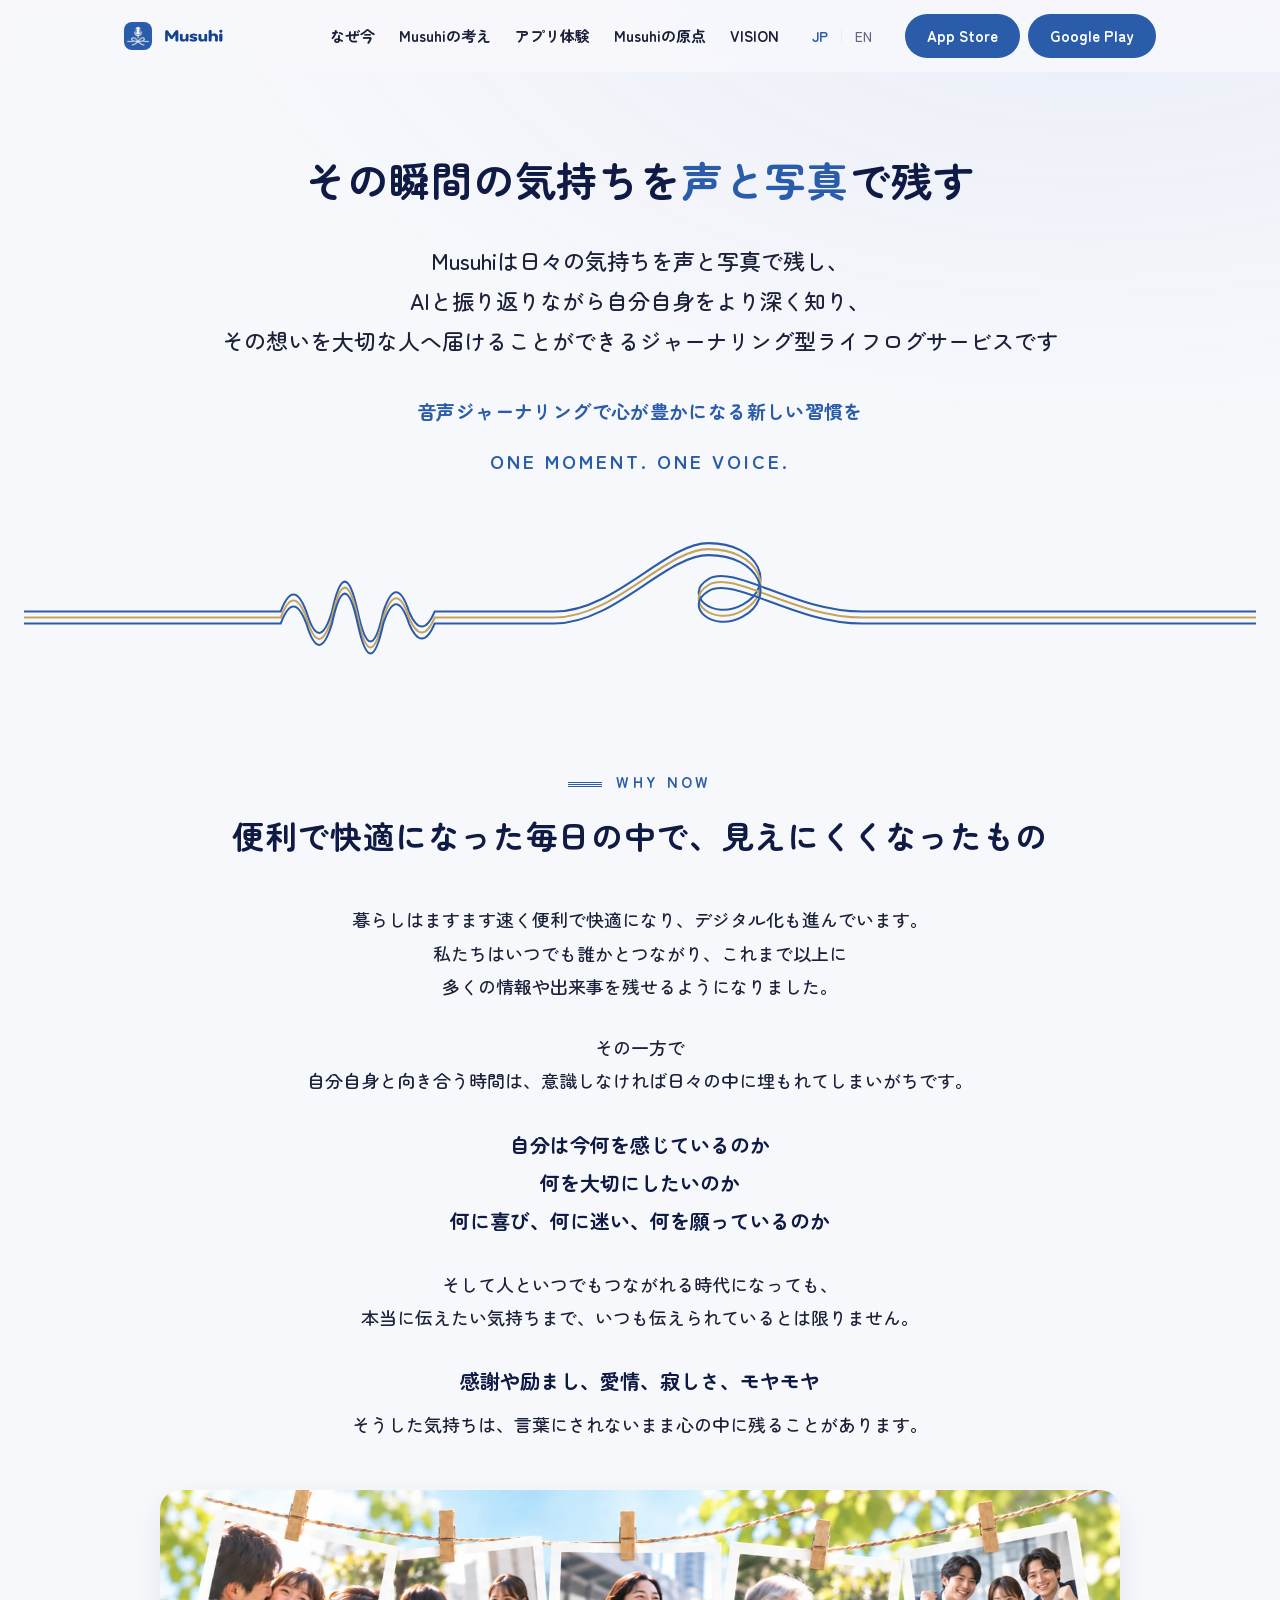
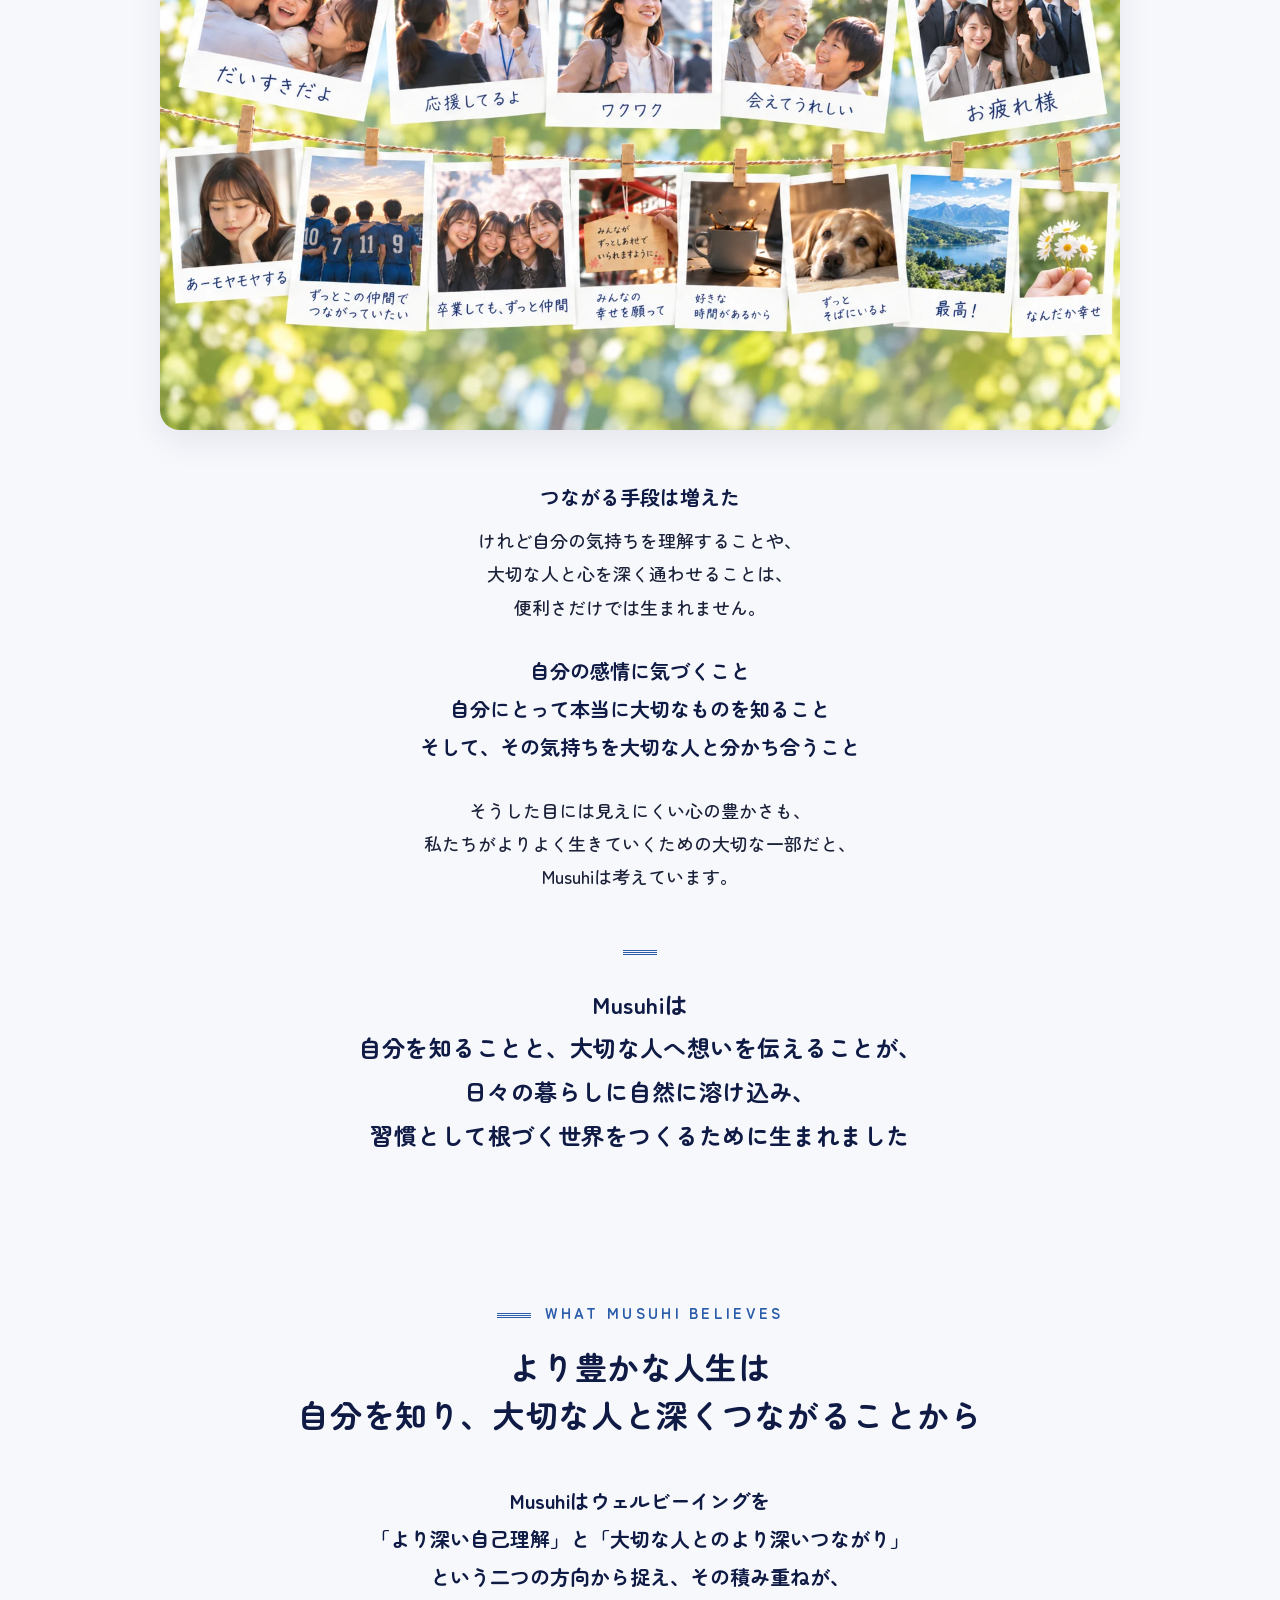
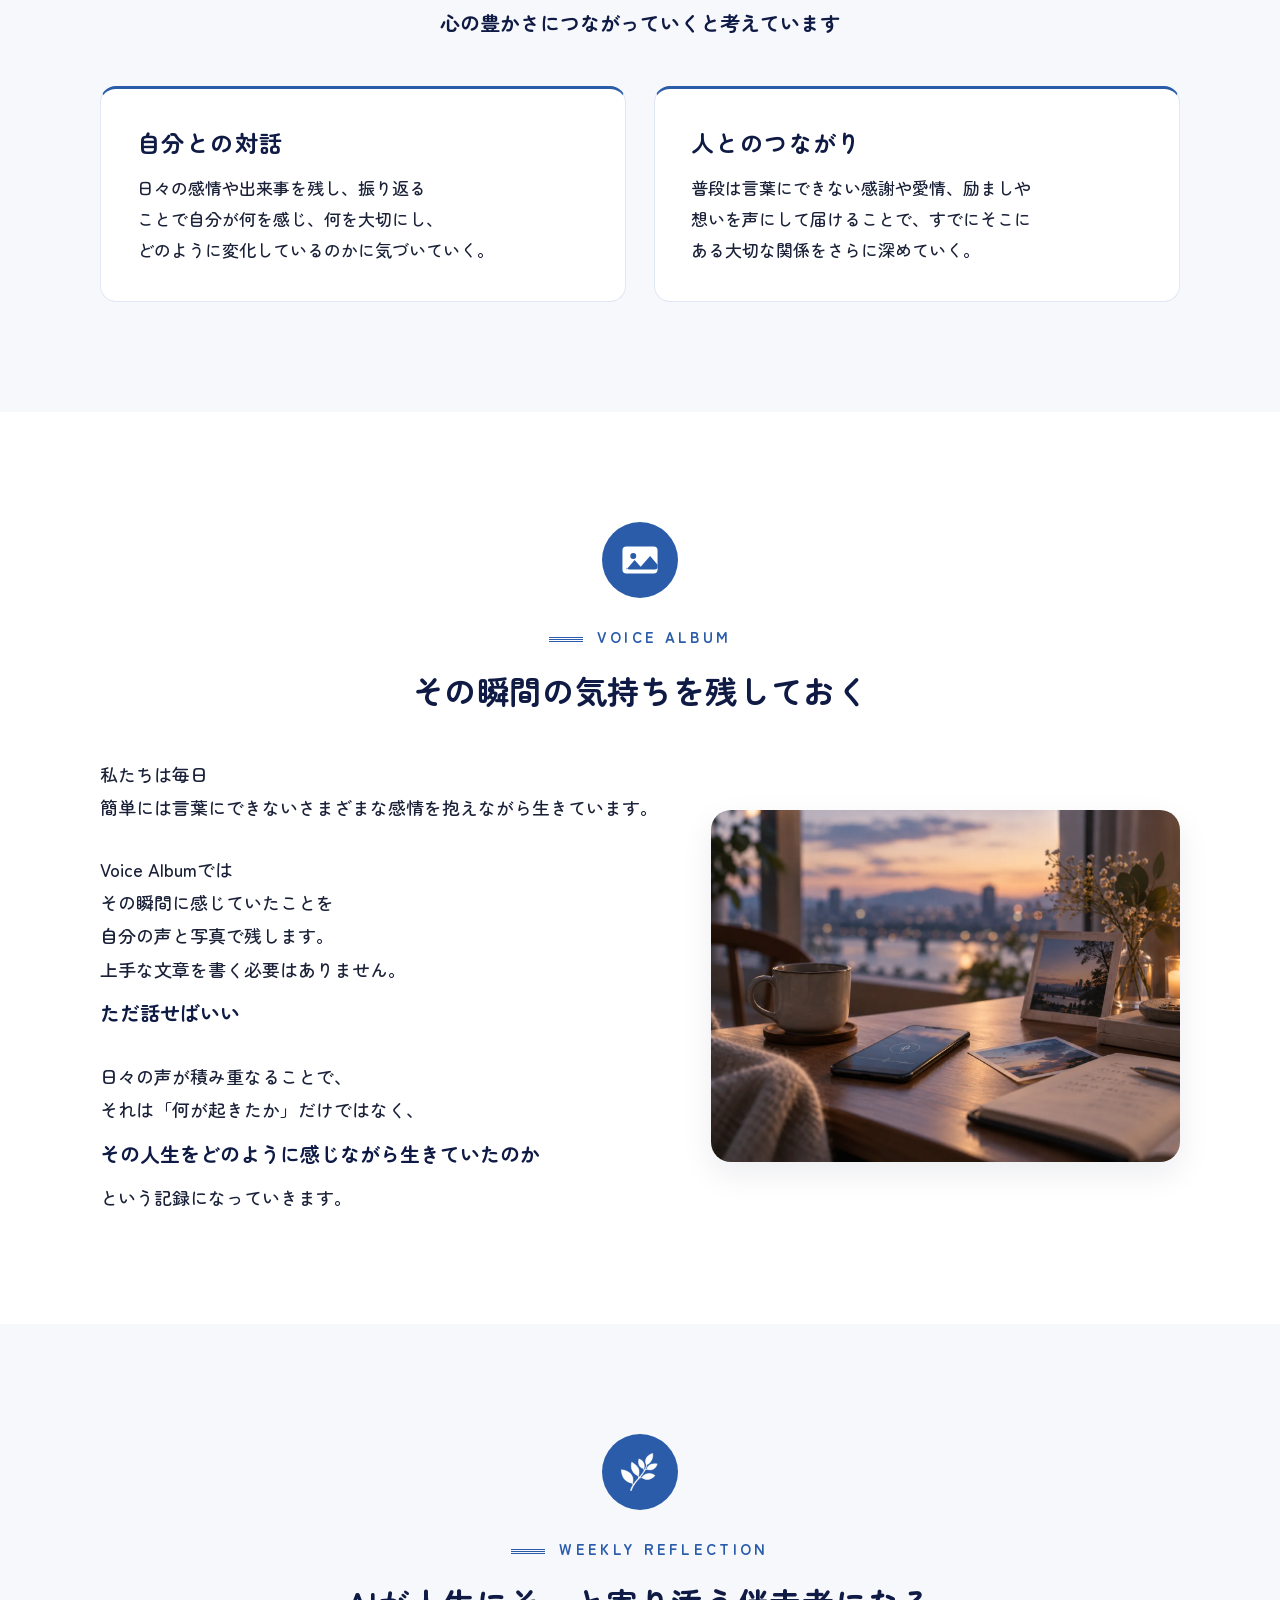
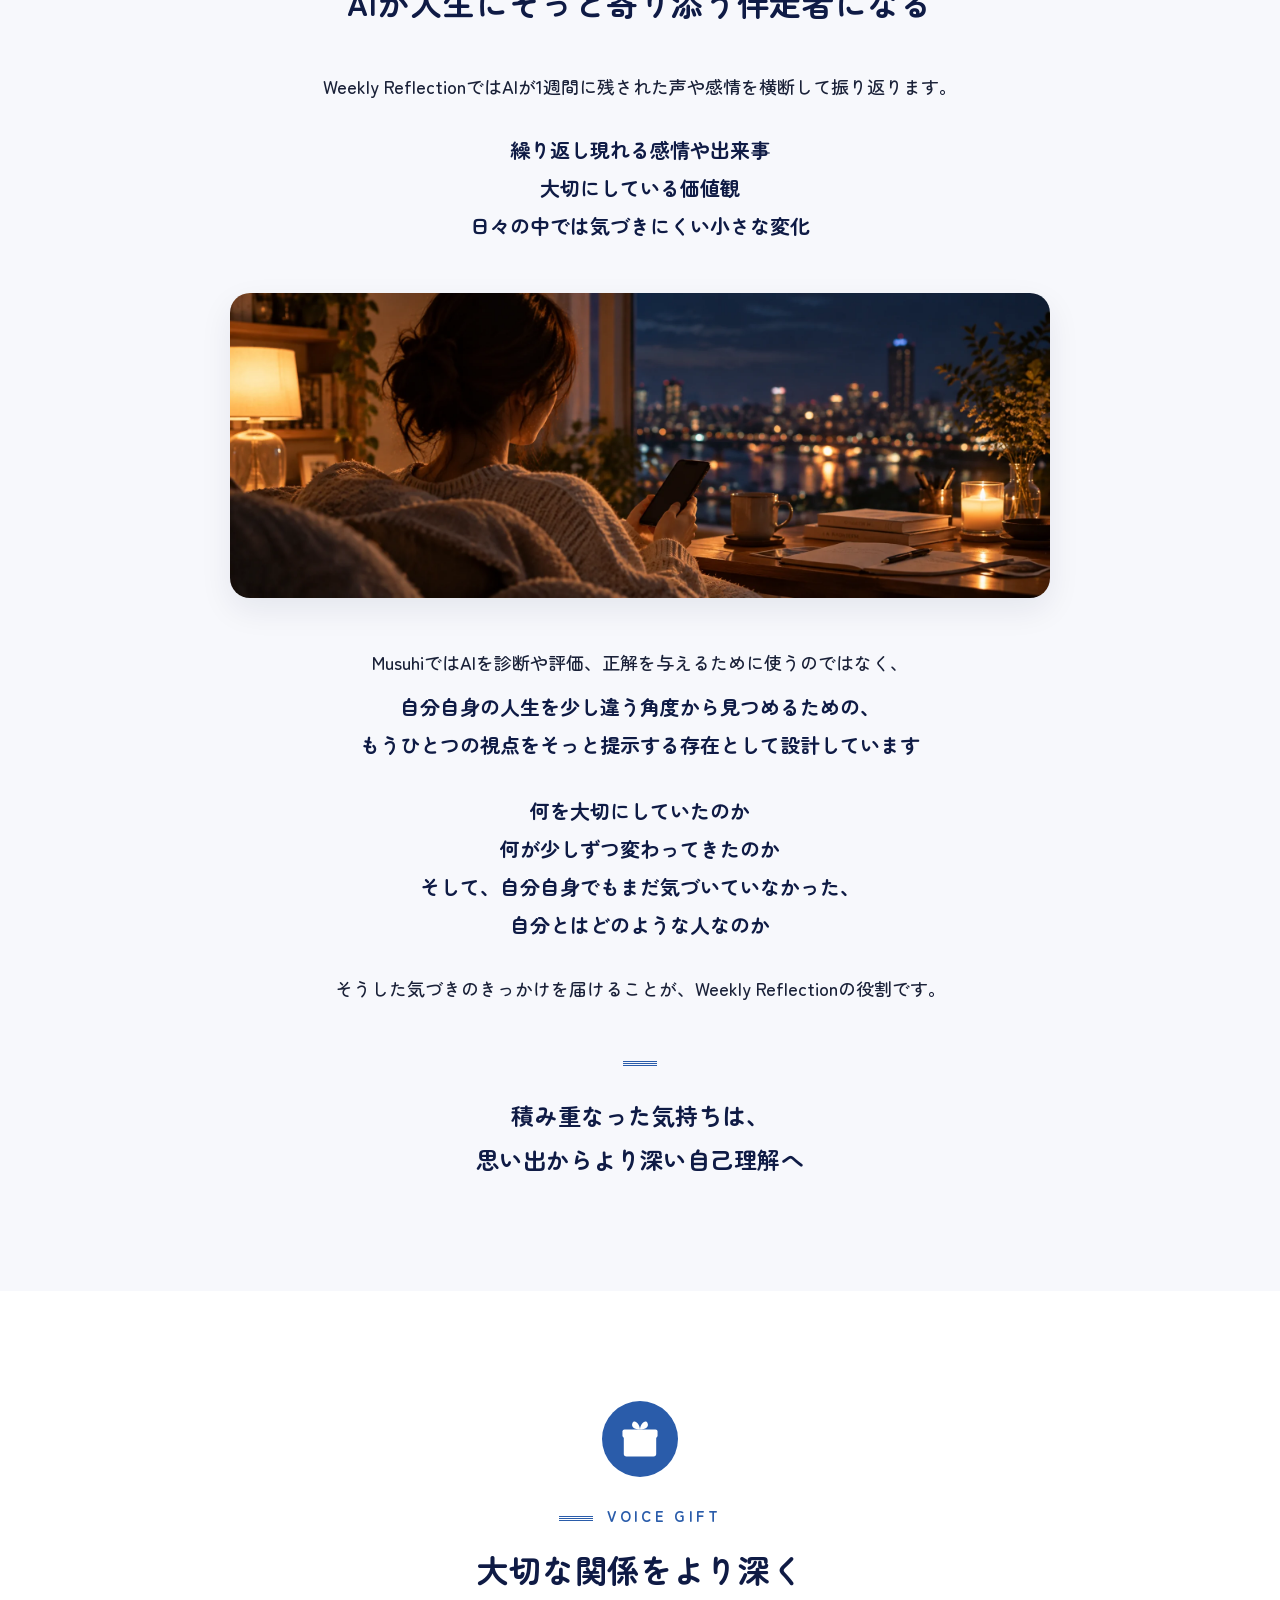
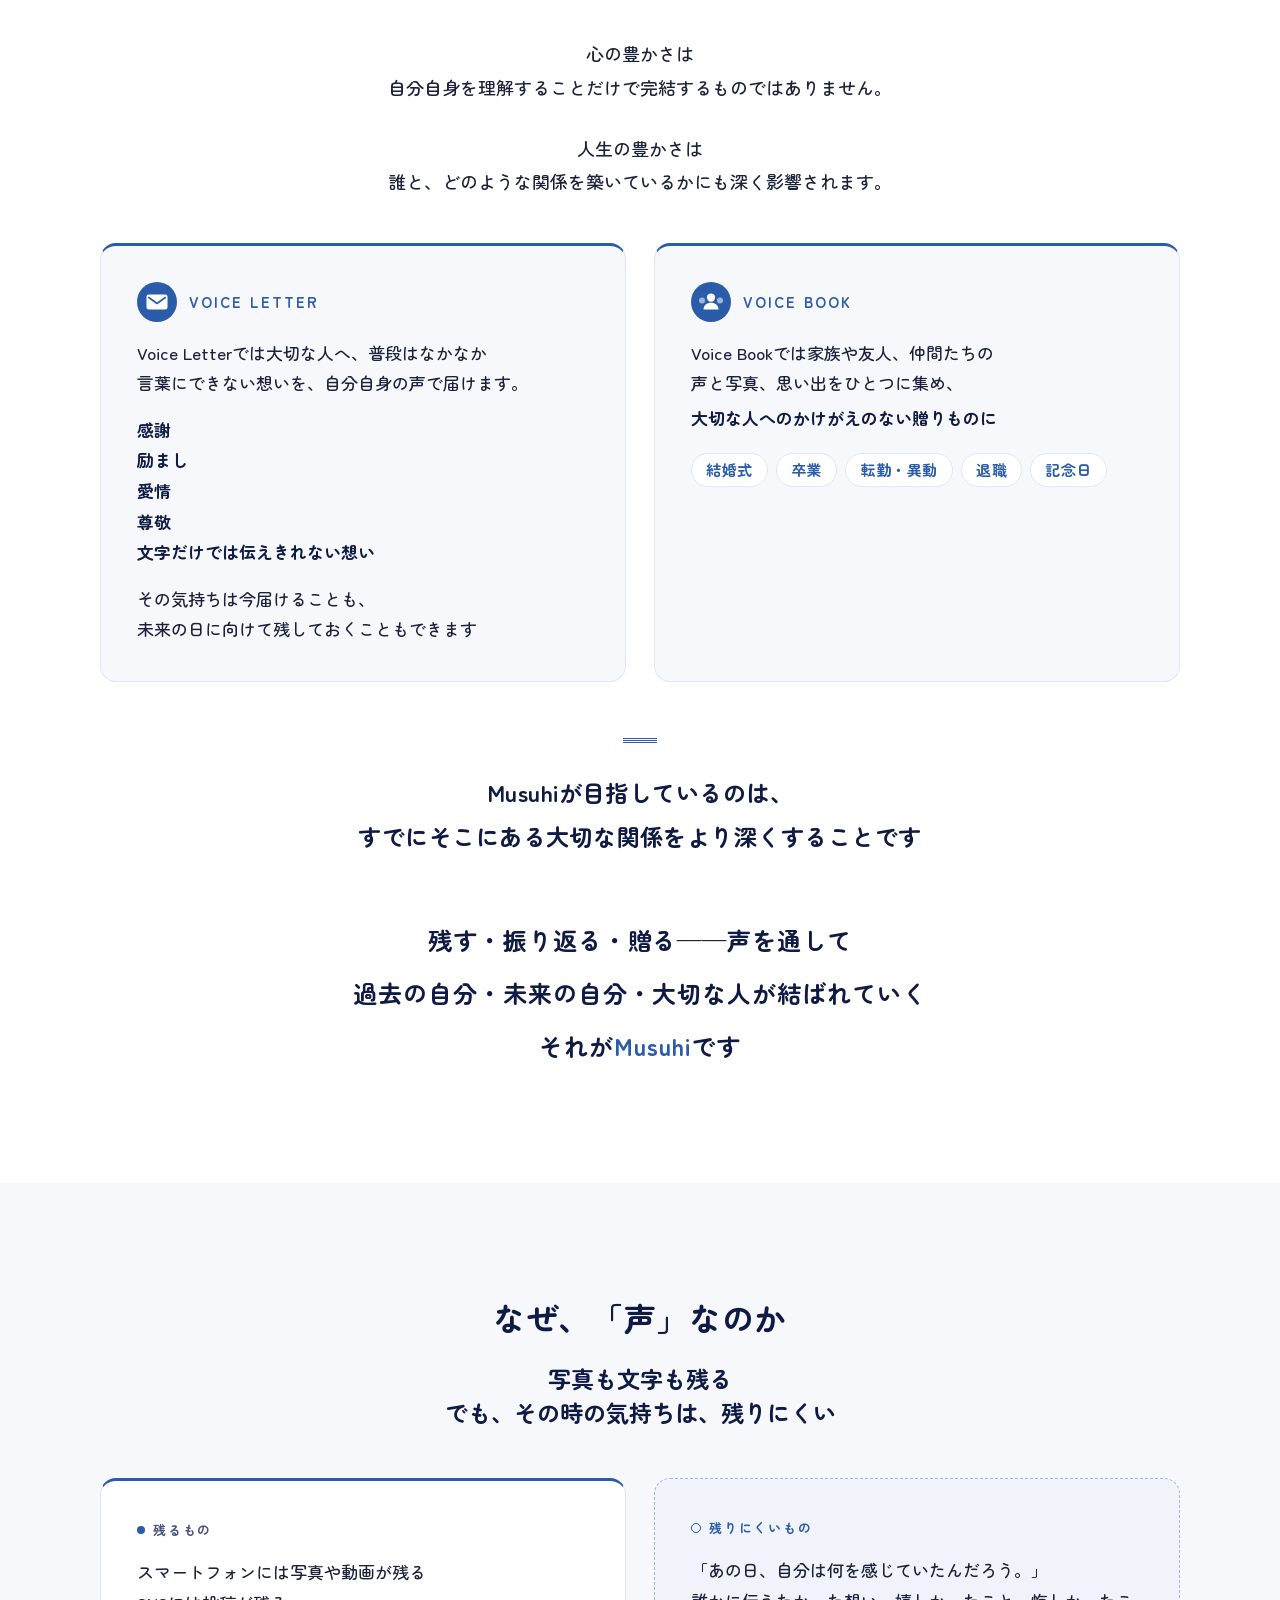
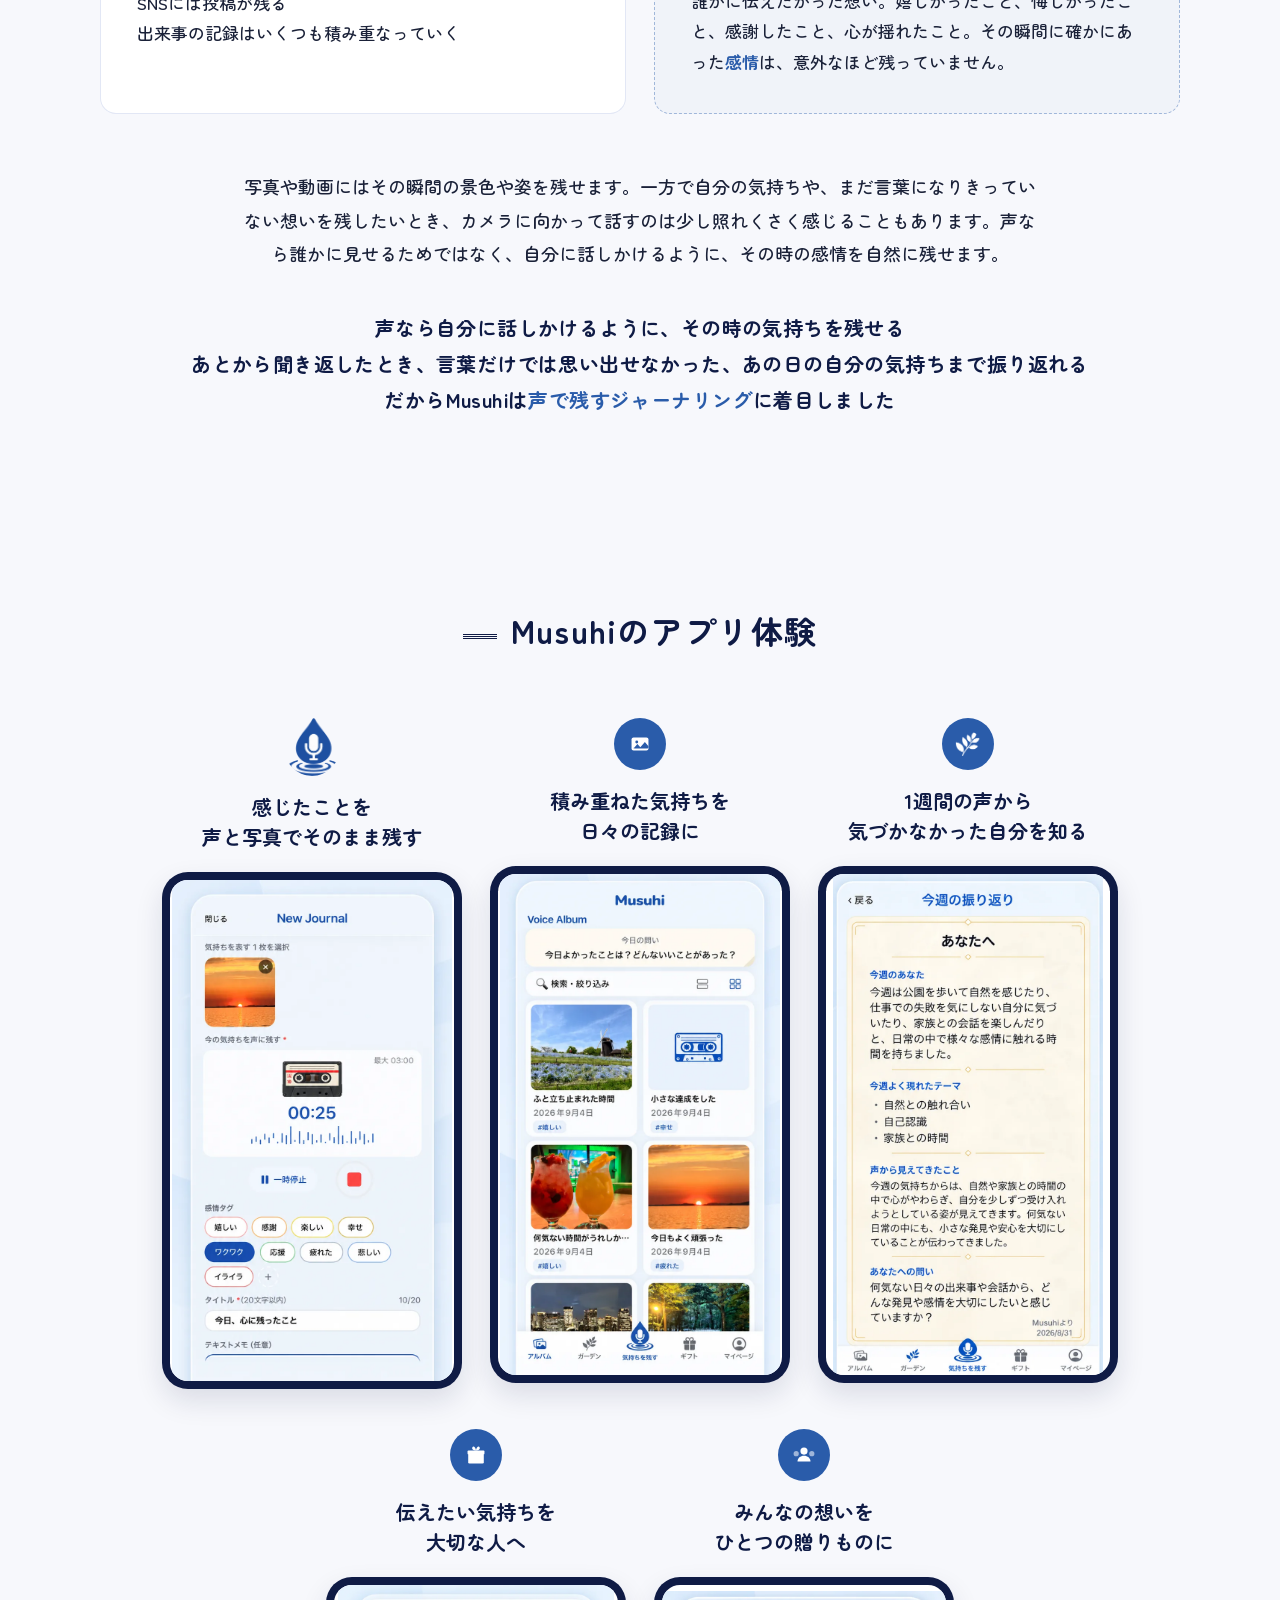
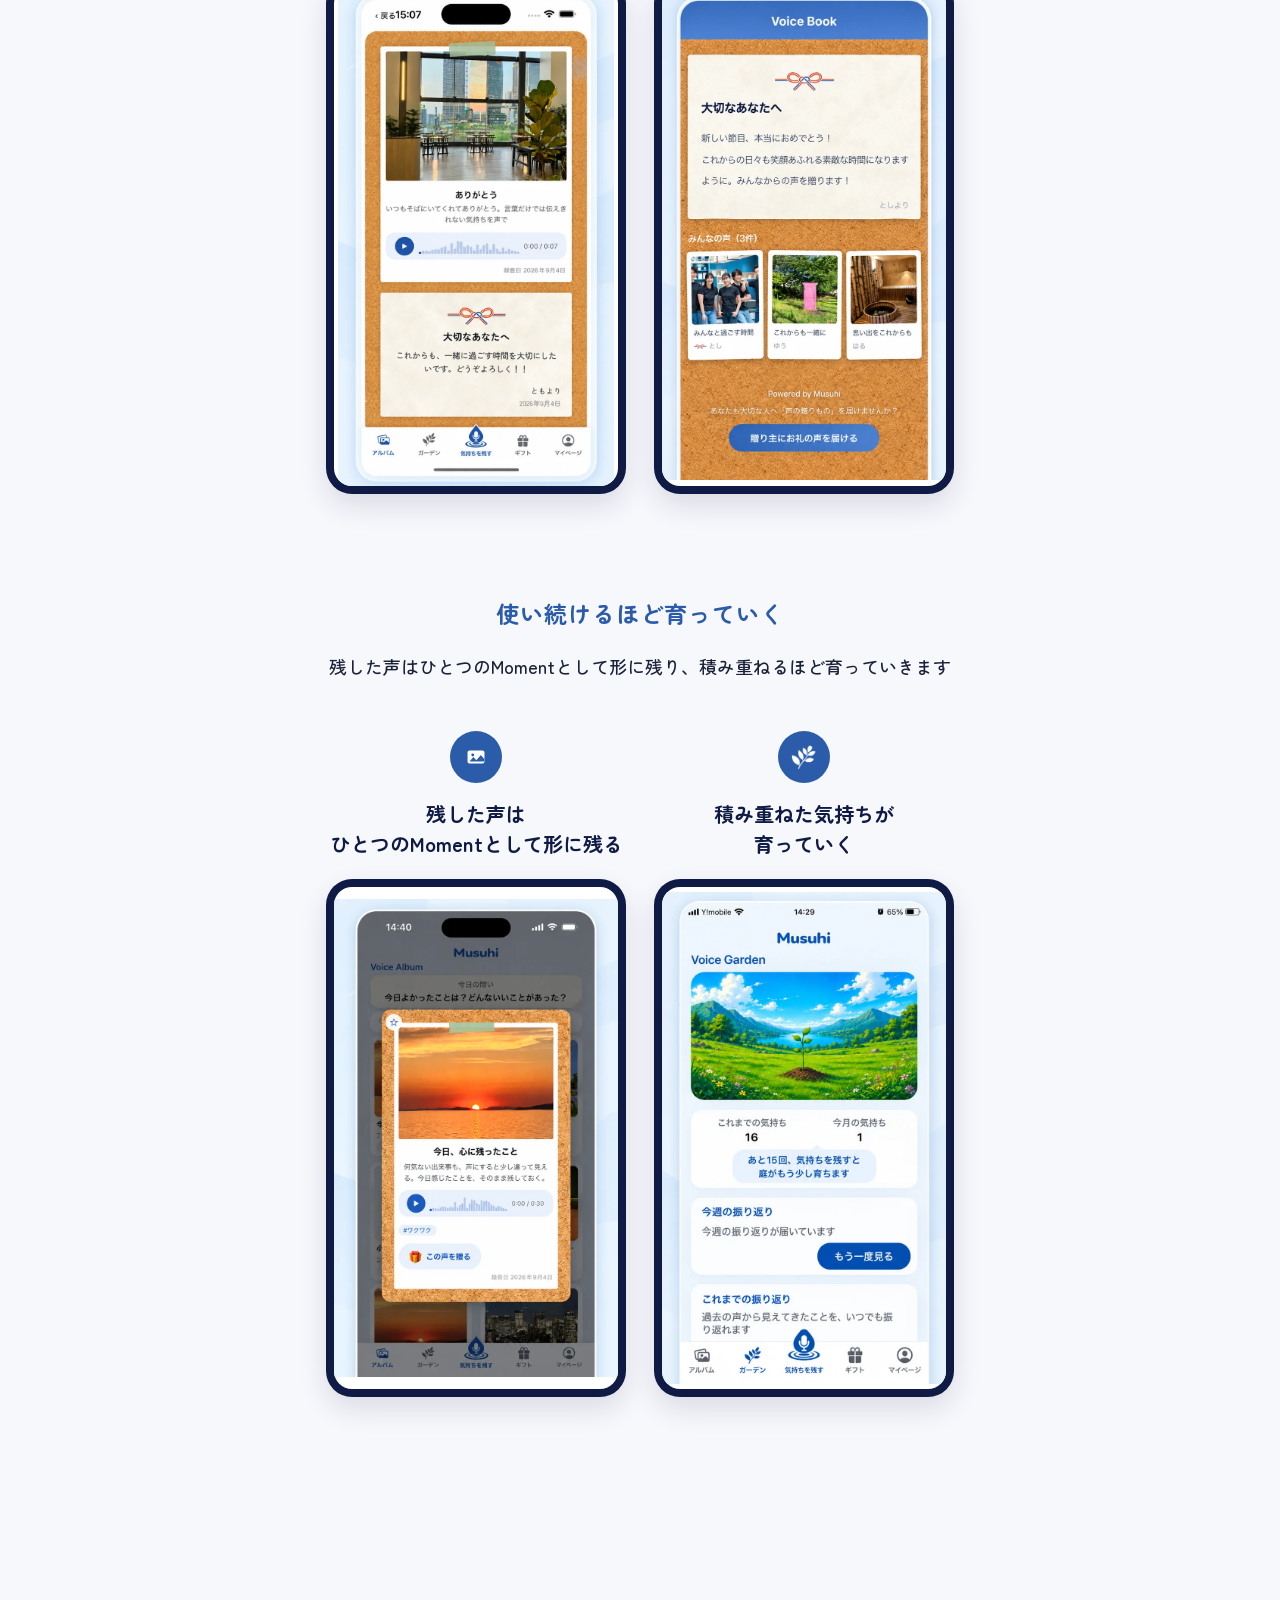
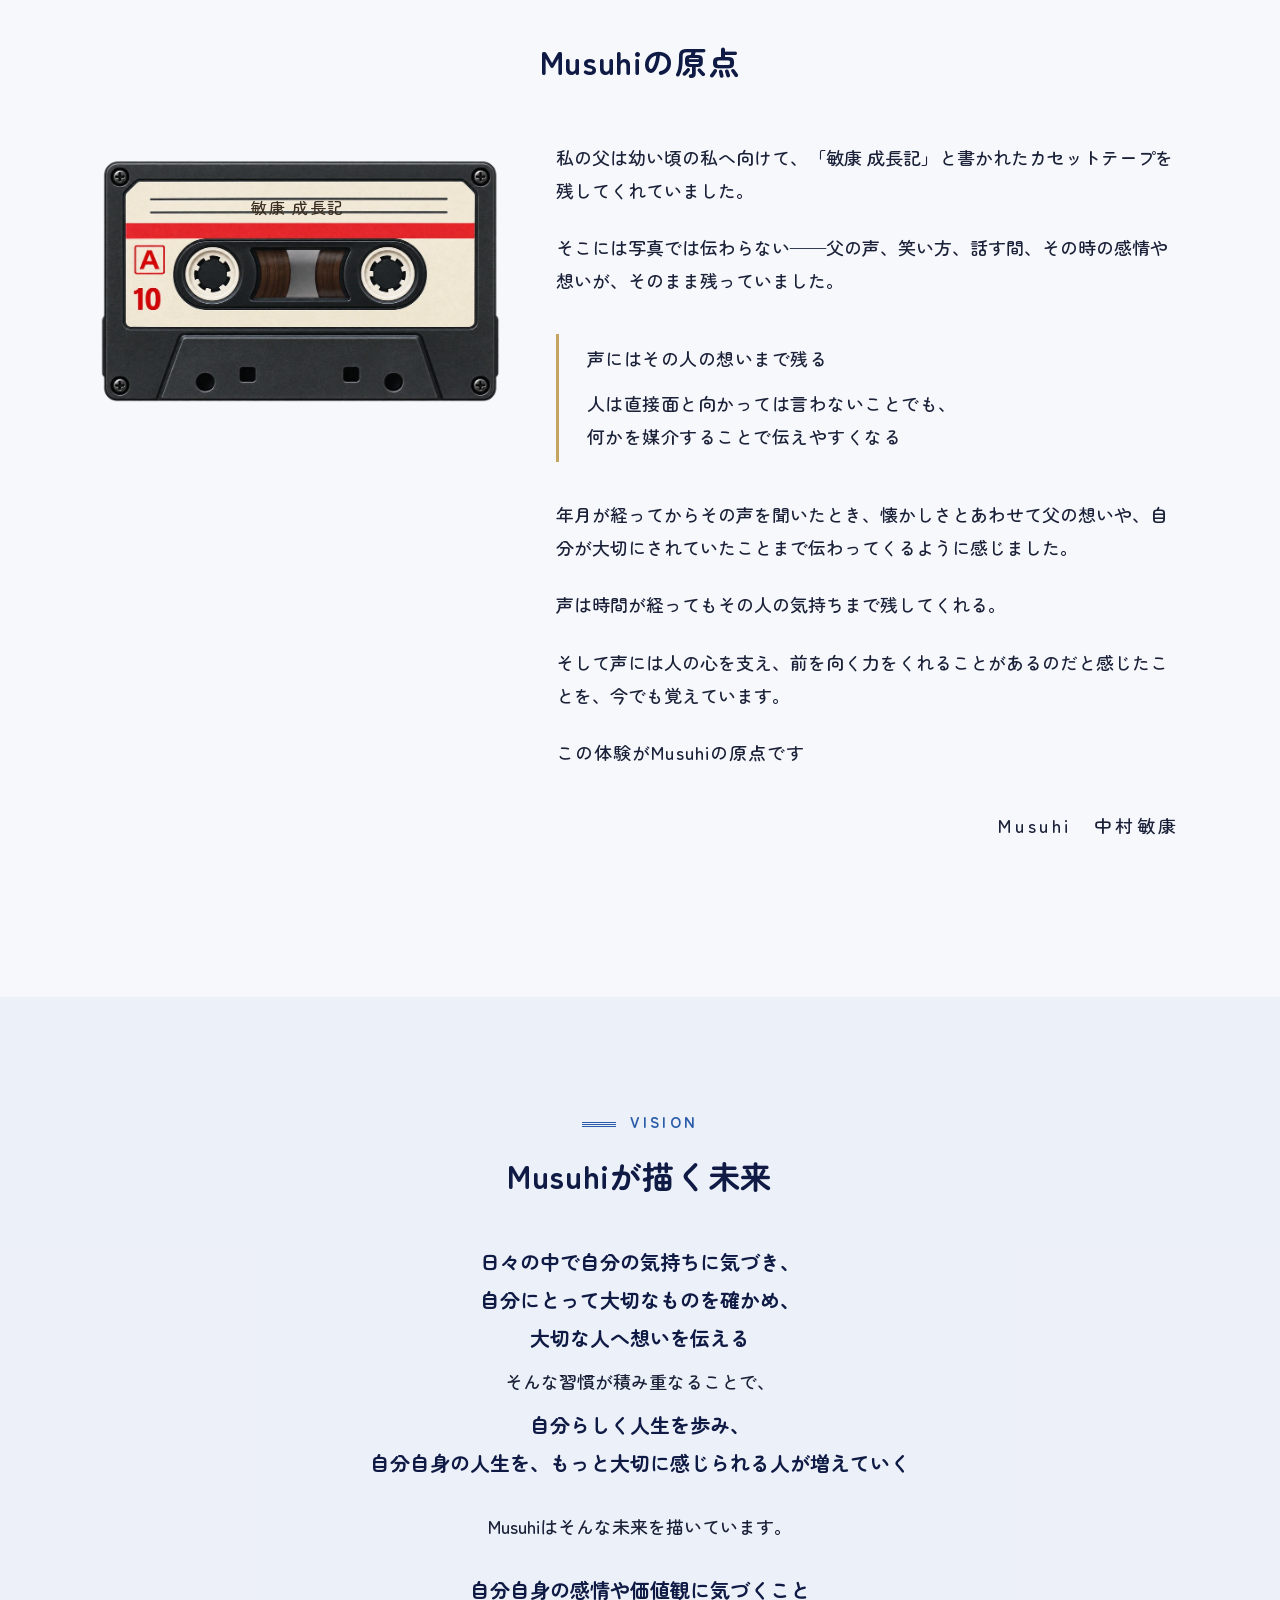
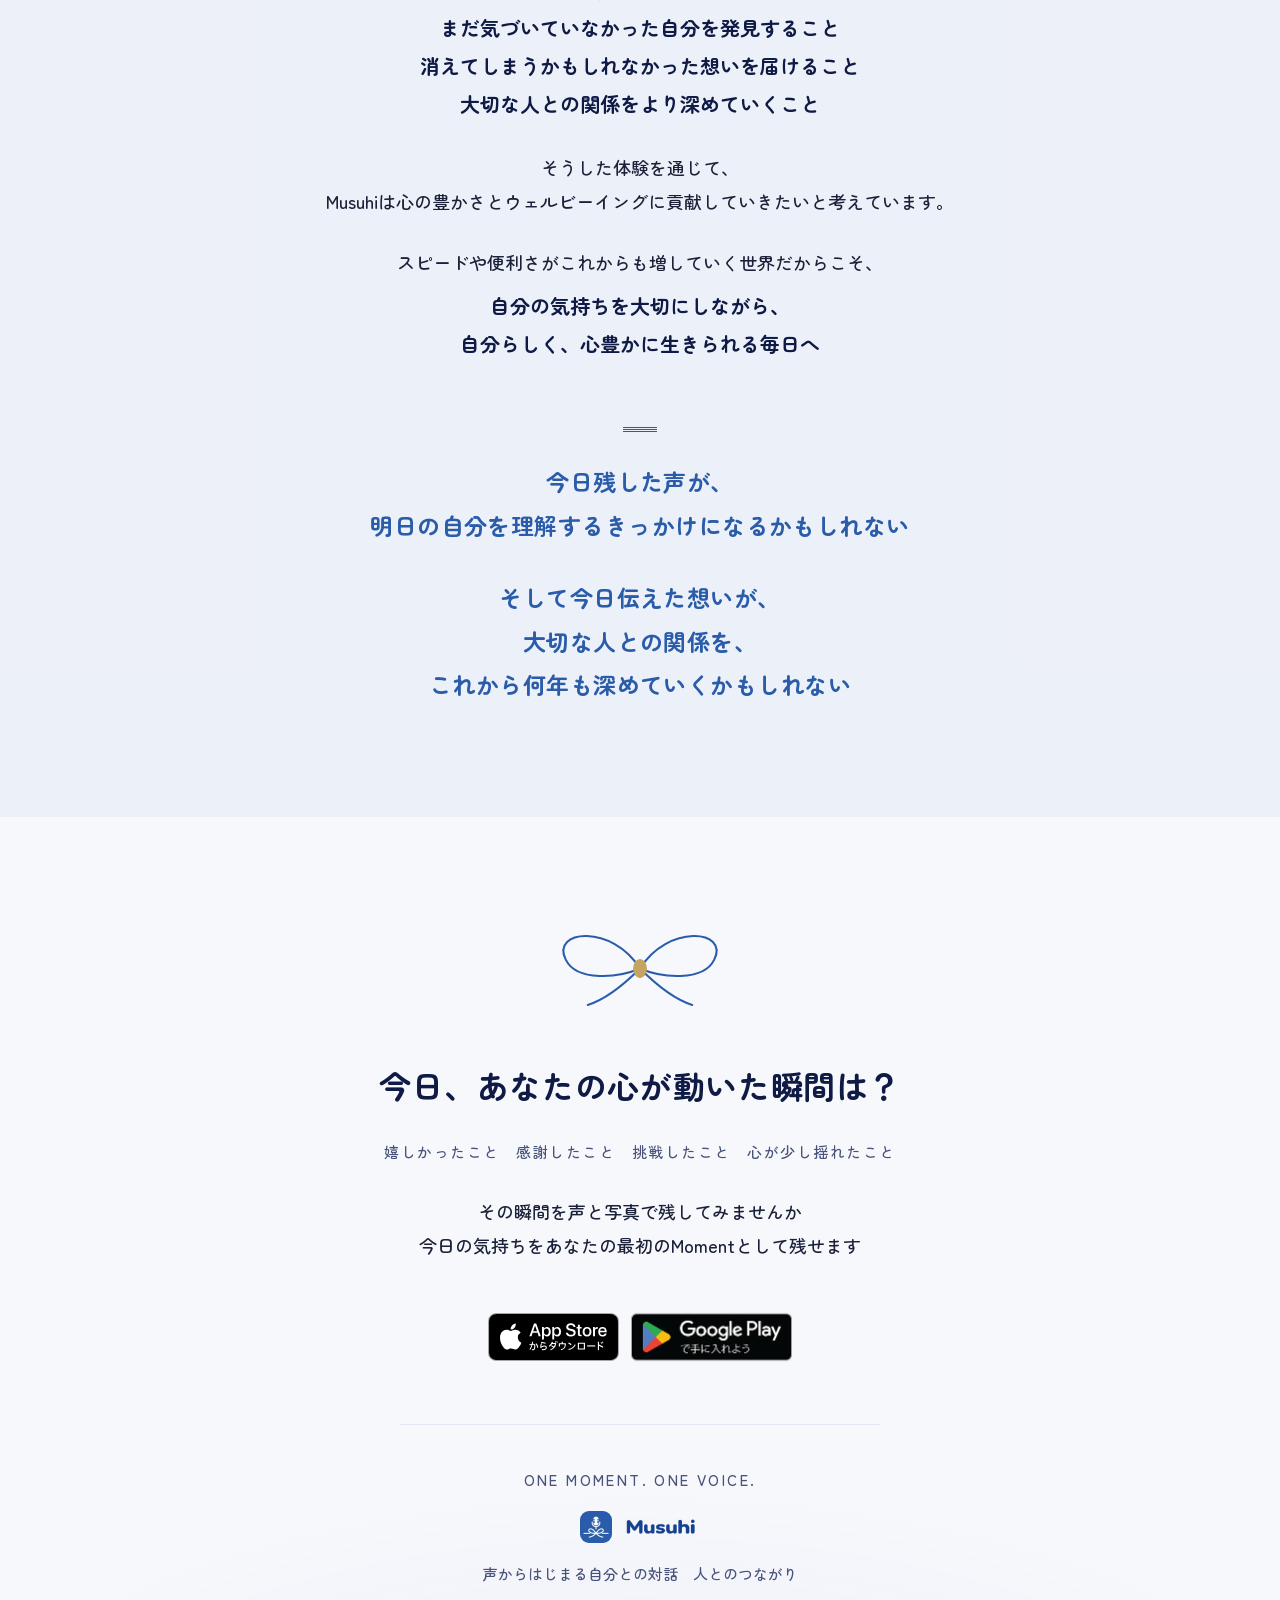
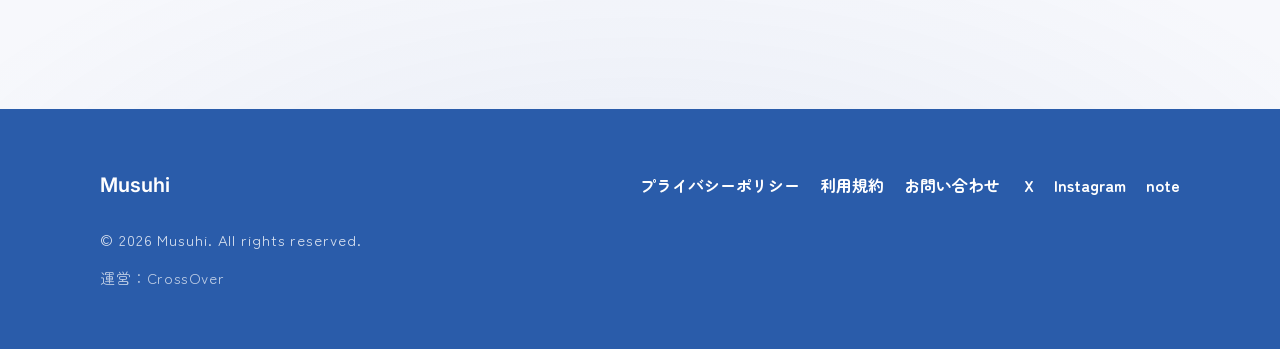
<file: index.html>
<!DOCTYPE html>
<html lang="ja">
<head>
  <meta charset="UTF-8">
  <meta name="viewport" content="width=device-width, initial-scale=1.0">
  <title data-i18n="meta.title">Musuhi — その瞬間の気持ちを声と写真で残す。| One Moment. One Voice.</title>
  <meta name="description" content="Musuhiはその時に感じた気持ちや頭に浮かんだ感情を声と写真で残し、AIで振り返り、大切な人にも贈れるライフログサービスです。" data-i18n-attr="content:meta.description">
  <link rel="canonical" href="https://musuhi-voice.github.io/Musuhi-web-site/">
  <link rel="icon" type="image/svg+xml" href="assets/img/favicon.svg">

  <meta property="og:type" content="website">
  <meta property="og:title" content="Musuhi — その瞬間の気持ちを声と写真で残す。">
  <meta property="og:description" content="Musuhiはその時に感じた気持ちや頭に浮かんだ感情を声と写真で残し、AIで振り返り、大切な人にも贈れるライフログサービスです。">
  <meta property="og:url" content="https://musuhi-voice.github.io/Musuhi-web-site/">
  <meta property="og:site_name" content="Musuhi">
  <meta name="twitter:card" content="summary">
  <!-- TODO(Phase 2): og:image / twitter:image を実画像URLで設定する -->

  <link rel="preconnect" href="https://fonts.googleapis.com">
  <link rel="preconnect" href="https://fonts.gstatic.com" crossorigin>
  <link href="https://fonts.googleapis.com/css2?family=Inter:wght@400;500;600&family=Zen+Kaku+Gothic+New:wght@400;500;700&family=Zen+Maru+Gothic:wght@500;700&display=swap" rel="stylesheet">
  <link rel="stylesheet" href="assets/css/style.css">
</head>
<body>

<header class="site-header" id="site-header">
  <div class="site-header__inner">
    <a class="site-header__logo" href="#top">
      <img class="site-header__icon" src="assets/img/app-icon.webp" alt="" width="128" height="128">
      <img class="site-header__wordmark" src="assets/img/wordmark.webp" alt="Musuhi" width="480" height="160">
    </a>
    <nav class="site-header__nav" aria-label="サイト内メニュー">
      <a href="#why-now" data-i18n="header.nav.whyNow">なぜ今</a>
      <a href="#philosophy" data-i18n="header.nav.philosophy">Musuhiの考え</a>
      <a href="#app-experience" data-i18n="header.nav.appExperience">アプリ体験</a>
      <a href="#story" data-i18n="header.nav.story">Musuhiの原点</a>
      <a href="#vision">VISION</a>
    </nav>
    <div class="lang-toggle" role="group" aria-label="Language switch / 言語切替">
      <button type="button" class="lang-toggle__btn" data-lang="ja" aria-label="日本語に切り替える">JP</button>
      <span class="lang-toggle__sep" aria-hidden="true">｜</span>
      <button type="button" class="lang-toggle__btn" data-lang="en" aria-label="Switch language to English">EN</button>
    </div>
    <div class="site-header__stores">
      <a class="btn btn--primary btn--small" href="https://apps.apple.com/jp/app/musuhi/id6808240697" data-i18n="header.cta" data-i18n-attr="href:header.ctaHref" target="_blank" rel="noopener noreferrer">App Store</a>
      <a class="btn btn--primary btn--small" href="https://play.google.com/store/apps/details?id=com.musuhivoice.app" data-i18n-attr="href:badges.playHref" target="_blank" rel="noopener noreferrer">Google Play</a>
    </div>
  </div>
</header>

<main id="top">

  <!-- ============ HERO ============ -->
  <section class="hero">
    <div class="hero__inner">
      <h1 class="hero__title" data-i18n-html="hero.title">その瞬間の気持ちを<span class="hero__title-accent">声と写真</span>で残す</h1>
      <p class="hero__lead" data-i18n-html="hero.lead"><span class="ln"><span class="ph">Musuhiは</span><span class="ph">日々の気持ちを</span><span class="ph">声と写真で残し、</span></span><span class="ln"><span class="ph">AIと振り返りながら</span><span class="ph">自分自身を</span><span class="ph">より深く知り、</span></span><span class="ln"><span class="ph">その想いを</span><span class="ph">大切な人へ</span><span class="ph">届けることができる</span><span class="ph">ジャーナリング型</span><span class="ph">ライフログサービスです</span></span></p>
      <p class="hero__jingle" data-i18n-html="hero.jingle">音声ジャーナリングで<br class="br-sp">心が豊かになる新しい習慣を</p>
      <p class="hero__tagline" lang="en">One Moment. One Voice.</p>
    </div>
    <div class="hero__cord" aria-hidden="true">
      <svg viewBox="0 0 1440 200" preserveAspectRatio="xMidYMid meet" fill="none">
        <g class="cord">
          <path class="cord__strand draw-path" transform="translate(0,-7)" d="M0,100 H300 Q315,60 330,100 Q345,150 360,100 Q375,30 390,100 Q405,170 420,100 Q435,55 450,100 Q465,135 480,100 H620 C690,100 750,20 800,20 C860,20 880,70 840,92 C805,111 770,80 800,62 C830,44 900,100 980,100 H1440"/>
          <path class="cord__strand cord__strand--mid draw-path" d="M0,100 H300 Q315,60 330,100 Q345,150 360,100 Q375,30 390,100 Q405,170 420,100 Q435,55 450,100 Q465,135 480,100 H620 C690,100 750,20 800,20 C860,20 880,70 840,92 C805,111 770,80 800,62 C830,44 900,100 980,100 H1440"/>
          <path class="cord__strand draw-path" transform="translate(0,7)" d="M0,100 H300 Q315,60 330,100 Q345,150 360,100 Q375,30 390,100 Q405,170 420,100 Q435,55 450,100 Q465,135 480,100 H620 C690,100 750,20 800,20 C860,20 880,70 840,92 C805,111 770,80 800,62 C830,44 900,100 980,100 H1440"/>
        </g>
      </svg>
    </div>
  </section>

  <!-- ============ Why Now ============ -->
  <section class="section chapter why-now" id="why-now">
    <div class="section__inner chapter__inner">
      <p class="section__eyebrow chapter__eyebrow" lang="en">WHY NOW</p>
      <h2 class="section__title chapter__title" data-i18n-html="whyNow.title"><span class="ph">便利で快適になった</span><span class="ph">毎日の中で、</span><span class="ph">見えにくくなったもの</span></h2>
      <div class="chapter__body">
        <p class="chapter__text reveal" data-i18n-html="whyNow.g1"><span class="ln">暮らしはますます速く便利で快適になり、デジタル化も進んでいます。</span><span class="ln">私たちはいつでも誰かとつながり、これまで以上に多くの情報や出来事を残せるようになりました。</span></p>
        <p class="chapter__text reveal" data-i18n-html="whyNow.g2"><span class="ln">その一方で</span><span class="ln">自分自身と向き合う時間は、意識しなければ日々の中に埋もれてしまいがちです。</span></p>
        <p class="chapter__em reveal" data-i18n-html="whyNow.q1"><span class="ln"><span class="ph">自分は今</span><span class="ph">何を感じているのか</span></span><span class="ln"><span class="ph">何を大切にしたいのか</span></span><span class="ln"><span class="ph">何に喜び、</span><span class="ph">何に迷い、</span><span class="ph">何を願っているのか</span></span></p>
        <p class="chapter__text reveal" data-i18n-html="whyNow.g3"><span class="ln">そして人といつでもつながれる時代になっても、</span><span class="ln">本当に伝えたい気持ちまで、いつも伝えられているとは限りません。</span></p>
        <p class="chapter__em chapter__em--lead reveal" data-i18n-html="whyNow.e1"><span class="ln"><span class="ph">感謝や励まし、</span><span class="ph">愛情、</span><span class="ph">寂しさ、</span><span class="ph">モヤモヤ</span></span></p>
        <p class="chapter__text reveal" data-i18n-html="whyNow.g4">そうした気持ちは、言葉にされないまま心の中に残ることがあります。</p>
      </div>
      <figure class="chapter__visual chapter__visual--why-now reveal">
        <img src="assets/img/brand/why-now-polaroid-collage.webp" alt="さまざまな日常の感情や大切な人とのつながりを表すポラロイド写真" width="1672" height="941" loading="lazy" decoding="async" data-i18n-attr="src:whyNow.visualImg,alt:whyNow.visualAlt">
      </figure>
      <div class="chapter__body">
        <p class="chapter__em chapter__em--lead reveal" data-i18n-html="whyNow.e2"><span class="ln"><span class="ph">つながる手段は</span><span class="ph">増えた</span></span></p>
        <p class="chapter__text reveal" data-i18n-html="whyNow.g5"><span class="ln">けれど自分の気持ちを理解することや、</span><span class="ln">大切な人と心を深く通わせることは、</span><span class="ln">便利さだけでは生まれません。</span></p>
        <p class="chapter__em reveal" data-i18n-html="whyNow.q2"><span class="ln"><span class="ph">自分の感情に</span><span class="ph">気づくこと</span></span><span class="ln"><span class="ph">自分にとって</span><span class="ph">本当に大切なものを</span><span class="ph">知ること</span></span><span class="ln"><span class="ph">そして、</span><span class="ph">その気持ちを</span><span class="ph">大切な人と</span><span class="ph">分かち合うこと</span></span></p>
        <p class="chapter__text reveal" data-i18n-html="whyNow.g6"><span class="ln">そうした目には見えにくい心の豊かさも、</span><span class="ln">私たちがよりよく生きていくための大切な一部だと、</span><span class="ln">Musuhiは考えています。</span></p>
      </div>
      <p class="chapter__closing reveal" data-i18n-html="whyNow.closing"><span class="ln"><span class="ph">Musuhiは</span></span><span class="ln"><span class="ph">自分を知ることと、</span><span class="ph">大切な人へ</span><span class="ph">想いを伝えることが、</span></span><span class="ln"><span class="ph">日々の暮らしに</span><span class="ph">自然に溶け込み、</span></span><span class="ln"><span class="ph">習慣として</span><span class="ph">根づく世界を</span><span class="ph">つくるために</span><span class="ph">生まれました</span></span></p>
    </div>
  </section>

  <!-- ============ Musuhiが大切にしていること ============ -->
  <section class="section chapter philosophy" id="philosophy">
    <div class="section__inner chapter__inner">
      <p class="section__eyebrow chapter__eyebrow" lang="en">WHAT MUSUHI BELIEVES</p>
      <h2 class="section__title chapter__title" data-i18n-html="philosophy.title"><span class="ln">より豊かな人生は</span><span class="ln"><span class="ph">自分を知り、</span><span class="ph">大切な人と</span><span class="ph">深くつながることから</span></span></h2>
      <div class="chapter__body">
        <p class="chapter__em chapter__em--lead reveal" data-i18n-html="philosophy.lead1"><span class="ln"><span class="ph">Musuhiは</span><span class="ph">ウェルビーイングを</span></span><span class="ln"><span class="ph">「より深い自己理解」と</span><span class="ph">「大切な人との</span><span class="ph">より深いつながり」</span></span><span class="ln"><span class="ph">という二つの方向から</span><span class="ph">捉え、</span><span class="ph">その積み重ねが、</span></span></p>
        <p class="chapter__em reveal" data-i18n-html="philosophy.lead2"><span class="ln"><span class="ph">心の豊かさに</span><span class="ph">つながっていくと</span><span class="ph">考えています</span></span></p>
      </div>
      <div class="chapter__grid">
        <div class="chapter__block reveal">
          <h3 class="chapter__block-title" data-i18n-html="philosophy.b1.title">自分との対話</h3>
          <p class="chapter__block-text" data-i18n-html="philosophy.b1.body">日々の感情や出来事を残し、振り返ることで自分が何を感じ、何を大切にし、どのように変化しているのかに気づいていく。</p>
        </div>
        <div class="chapter__block reveal">
          <h3 class="chapter__block-title" data-i18n-html="philosophy.b2.title">人とのつながり</h3>
          <p class="chapter__block-text" data-i18n-html="philosophy.b2.body">普段は言葉にできない感謝や愛情、励ましや想いを声にして届けることで、すでにそこにある大切な関係をさらに深めていく。</p>
        </div>
      </div>
    </div>
  </section>

  <!-- ============ Voice Album：感情を残す ============ -->
  <section class="section chapter chapter--white voice-album" id="voice-album">
    <div class="section__inner chapter__inner">
      <div class="chapter__icon chapter__icon--fill reveal" aria-hidden="true">
        <svg viewBox="0 0 40 40" fill="none"><rect x="7" y="10" width="26" height="20" rx="3" fill="#fff"/><circle cx="15" cy="17" r="2.2" fill="#2A5CAA"/><path d="M10 27l6-7 4.5 5 7-8 5.5 6.5v1.5a2 2 0 0 1-2 2H12a2 2 0 0 1-2-2Z" fill="#2A5CAA"/></svg>
      </div>
      <p class="section__eyebrow chapter__eyebrow" lang="en">VOICE ALBUM</p>
      <h2 class="section__title chapter__title" data-i18n-html="voiceAlbum.title"><span class="ph">その瞬間の気持ちを</span><span class="ph">残しておく</span></h2>
      <div class="chapter__split">
        <div class="chapter__body chapter__body--intro">
          <p class="chapter__text reveal" data-i18n-html="voiceAlbum.p1"><span class="ln">私たちは毎日</span><span class="ln">簡単には言葉にできないさまざまな感情を抱えながら生きています。</span></p>
          <p class="chapter__text reveal" data-i18n-html="voiceAlbum.p2"><span class="ln">Voice Albumでは</span><span class="ln">その瞬間に感じていたことを</span><span class="ln">自分の声と写真で残します。</span></p>
        </div>
        <figure class="chapter__visual chapter__visual--split reveal">
          <img src="assets/img/brand/voice-album-lifestyle.webp" alt="声と写真で日々の気持ちを残す時間を表したイメージ" width="1448" height="1086" loading="lazy" decoding="async" data-i18n-attr="alt:voiceAlbum.visualAlt">
        </figure>
        <div class="chapter__body chapter__body--rest">
          <p class="chapter__text chapter__text--lead reveal" data-i18n-html="voiceAlbum.p3">上手な文章を書く必要はありません。</p>
          <p class="chapter__em reveal" data-i18n-html="voiceAlbum.em1"><span class="ln"><span class="ph">ただ</span><span class="ph">話せばいい</span></span></p>
          <p class="chapter__text chapter__text--lead reveal" data-i18n-html="voiceAlbum.p4"><span class="ln">日々の声が積み重なることで、</span><span class="ln">それは「何が起きたか」だけではなく、</span></p>
          <p class="chapter__em chapter__em--lead reveal" data-i18n-html="voiceAlbum.em2">その人生をどのように感じながら生きていたのか</p>
          <p class="chapter__text reveal" data-i18n-html="voiceAlbum.p5">という記録になっていきます。</p>
        </div>
      </div>
    </div>
  </section>

  <!-- ============ Weekly Reflection：自分を知る ============ -->
  <section class="section chapter weekly-reflection" id="weekly-reflection">
    <div class="section__inner chapter__inner">
      <div class="chapter__icon chapter__icon--fill reveal" aria-hidden="true">
        <img src="assets/img/icon-leaf-white.webp" alt="" width="120" height="112">
      </div>
      <p class="section__eyebrow chapter__eyebrow" lang="en">WEEKLY REFLECTION</p>
      <h2 class="section__title chapter__title" data-i18n-html="weeklyReflection.title"><span class="ph">AIが</span><span class="ph">人生にそっと寄り添う</span><span class="ph">伴走者になる</span></h2>
      <div class="chapter__body">
        <p class="chapter__text reveal" data-i18n-html="weeklyReflection.p1"><span class="ln">Weekly ReflectionではAIが1週間に残された声や感情を横断して振り返ります。</span></p>
        <p class="chapter__em reveal" data-i18n-html="weeklyReflection.pts"><span class="ln"><span class="ph">繰り返し現れる</span><span class="ph">感情や出来事</span></span><span class="ln"><span class="ph">大切にしている</span><span class="ph">価値観</span></span><span class="ln"><span class="ph">日々の中では</span><span class="ph">気づきにくい小さな変化</span></span></p>
      </div>
      <figure class="chapter__visual chapter__visual--weekly-reflection reveal">
        <img src="assets/img/brand/weekly-reflection-lifestyle.webp" alt="一日の終わりに自分自身を静かに振り返る時間を表したイメージ" width="2056" height="765" loading="lazy" decoding="async" data-i18n-attr="alt:weeklyReflection.visualAlt">
      </figure>
      <div class="chapter__body">
        <p class="chapter__text chapter__text--lead reveal" data-i18n-html="weeklyReflection.p2"><span class="ln">MusuhiではAIを診断や評価、正解を与えるために使うのではなく、</span></p>
        <p class="chapter__em reveal" data-i18n-html="weeklyReflection.p3"><span class="ln"><span class="ph">自分自身の人生を</span><span class="ph">少し違う角度から</span><span class="ph">見つめるための、</span></span><span class="ln"><span class="ph">もうひとつの視点を</span><span class="ph">そっと提示する</span><span class="ph">存在として</span><span class="ph">設計しています</span></span></p>
        <p class="chapter__em reveal" data-i18n-html="weeklyReflection.p4"><span class="ln"><span class="ph">何を大切にしていたのか</span></span><span class="ln"><span class="ph">何が少しずつ</span><span class="ph">変わってきたのか</span></span><span class="ln"><span class="ph">そして、</span><span class="ph">自分自身でも</span><span class="ph">まだ気づいていなかった、</span></span><span class="ln"><span class="ph">自分とは</span><span class="ph">どのような人なのか</span></span></p>
        <p class="chapter__text reveal" data-i18n-html="weeklyReflection.p5"><span class="ln">そうした気づきのきっかけを届けることが、Weekly Reflectionの役割です。</span></p>
      </div>
      <p class="chapter__closing reveal" data-i18n-html="weeklyReflection.closing"><span class="ln"><span class="ph">積み重なった気持ちは、</span></span><span class="ln"><span class="ph">思い出から</span><span class="ph">より深い自己理解へ</span></span></p>
    </div>
  </section>

  <!-- ============ Voice Gift / Voice Book：大切な関係を深める ============ -->
  <section class="section chapter chapter--white connection" id="connection">
    <div class="section__inner chapter__inner">
      <div class="chapter__icon chapter__icon--fill reveal" aria-hidden="true">
        <svg viewBox="0 0 40 40" fill="none"><path d="M8 18h24v13a2 2 0 0 1-2 2H10a2 2 0 0 1-2-2Z" fill="#fff"/><rect x="7" y="13" width="26" height="6" rx="1.5" fill="#fff"/><path d="M20 13c-4 0-7-2-5.5-5C16 5 20 9 20 13c0-4 4-8 5.5-5C27 11 24 13 20 13Z" fill="#fff"/></svg>
      </div>
      <p class="section__eyebrow chapter__eyebrow" lang="en">VOICE GIFT</p>
      <h2 class="section__title chapter__title" data-i18n-html="connection.title">大切な関係をより深く</h2>
      <div class="chapter__body">
        <p class="chapter__text reveal" data-i18n-html="connection.intro1"><span class="ln">心の豊かさは</span><span class="ln">自分自身を理解することだけで完結するものではありません。</span></p>
        <p class="chapter__text reveal" data-i18n-html="connection.intro2"><span class="ln">人生の豊かさは</span><span class="ln">誰と、どのような関係を築いているかにも深く影響されます。</span></p>
      </div>
      <div class="chapter__grid">
        <div class="chapter__block reveal">
          <div class="chapter__block-head">
            <span class="chapter__block-icon" aria-hidden="true"><svg viewBox="0 0 40 40" fill="none"><rect x="6" y="10" width="28" height="20" rx="3" fill="#fff"/><path d="M9 14l11 8 11-8" stroke="#2A5CAA" stroke-width="2.2" stroke-linecap="round" stroke-linejoin="round"/></svg></span>
            <p class="chapter__block-label" lang="en">VOICE LETTER</p>
          </div>
          <p class="chapter__block-text" data-i18n-html="connection.gift.b1">Voice Letterでは大切な人へ、普段はなかなか言葉にできない想いを、自分自身の声で届けます。</p>
          <p class="chapter__block-text chapter__block-text--em" data-i18n-html="connection.gift.pts"><span class="ln"><span class="ph">感謝</span></span><span class="ln"><span class="ph">励まし</span></span><span class="ln"><span class="ph">愛情</span></span><span class="ln"><span class="ph">尊敬</span></span><span class="ln"><span class="ph">文字だけでは</span><span class="ph">伝えきれない想い</span></span></p>
          <p class="chapter__block-text" data-i18n-html="connection.gift.b2"><span class="ph">その気持ちは</span><span class="ph">今届けることも、</span><span class="ph">未来の日に向けて</span><span class="ph">残しておくことも</span><span class="ph">できます</span></p>
        </div>
        <div class="chapter__block reveal">
          <div class="chapter__block-head">
            <span class="chapter__block-icon" aria-hidden="true"><svg viewBox="0 0 40 40" fill="none"><circle cx="20" cy="14" r="5.5" fill="#fff"/><path d="M10 30c0-5.5 4.5-9 10-9s10 3.5 10 9" fill="#fff"/><circle cx="8" cy="18" r="4" fill="#fff" opacity=".55"/><circle cx="32" cy="18" r="4" fill="#fff" opacity=".55"/></svg></span>
            <p class="chapter__block-label" lang="en">VOICE BOOK</p>
          </div>
          <p class="chapter__block-text chapter__block-text--lead" data-i18n-html="connection.book.b1">Voice Bookでは家族や友人、仲間たちの声と写真、思い出をひとつに集め、</p>
          <p class="chapter__block-text chapter__block-text--em" data-i18n-html="connection.book.b2"><span class="ln"><span class="ph">大切な人への</span><span class="ph">かけがえのない</span><span class="ph">贈りものに</span></span></p>
          <ul class="chapter__chips">
            <li class="chapter__chip" data-i18n="connection.book.tag1">結婚式</li>
            <li class="chapter__chip" data-i18n="connection.book.tag2">卒業</li>
            <li class="chapter__chip" data-i18n="connection.book.tag3">転勤・異動</li>
            <li class="chapter__chip" data-i18n="connection.book.tag4">退職</li>
            <li class="chapter__chip" data-i18n="connection.book.tag5">記念日</li>
          </ul>
        </div>
      </div>
      <p class="chapter__closing reveal" data-i18n-html="connection.closing"><span class="ln"><span class="ph">Musuhiが目指しているのは、</span></span><span class="ln"><span class="ph">すでにそこにある</span><span class="ph">大切な関係を</span><span class="ph">より深くすることです</span></span></p>
      <p class="chapter__closing chapter__closing--brand reveal" data-i18n-html="connection.brand"><span class="ln"><span class="ph">残す・振り返る・贈る——</span><span class="ph">声を通して</span></span><span class="ln"><span class="ph">過去の自分・</span><span class="ph">未来の自分・</span><span class="ph">大切な人が</span><span class="ph">結ばれていく</span></span><span class="ln"><span class="ph">それが</span><span class="ph"><span class="chapter__brand-accent">Musuhi</span></span><span class="ph">です</span></span></p>
    </div>
  </section>

  <!-- ============ WHY MUSUHI ============ -->
  <section class="section why" id="why">
    <div class="section__inner">
      <h2 class="section__title" data-i18n="why.title">なぜ、「声」なのか</h2>
      <p class="why__statement reveal" data-i18n-html="why.statement">写真も文字も残る<br>でも、その時の気持ちは、<br class="br-sp">残りにくい</p>
      <div class="problem__grid">
        <div class="problem__col reveal">
          <p class="problem__label" data-i18n="why.keepLabel">残るもの</p>
          <p class="problem__text" data-i18n-html="why.keepBody">スマートフォンには写真や動画が残る<br>SNSには投稿が残る<br>出来事の記録はいくつも積み重なっていく</p>
        </div>
        <div class="problem__col problem__col--missing reveal">
          <p class="problem__label" data-i18n="why.lostLabel">残りにくいもの</p>
          <p class="problem__text" data-i18n-html="why.lostBody">「あの日、自分は何を感じていたんだろう。」<br>誰かに伝えたかった想い。嬉しかったこと、悔しかったこと、感謝したこと、心が揺れたこと。その瞬間に確かにあった<strong>感情</strong>は、意外なほど残っていません。</p>
        </div>
      </div>
      <p class="why__voice reveal" data-i18n-html="why.voice">写真や動画にはその瞬間の景色や姿を残せます。一方で自分の気持ちや、まだ言葉になりきっていない想いを残したいとき、カメラに向かって話すのは少し照れくさく感じることもあります。声なら誰かに見せるためではなく、自分に話しかけるように、その時の感情を自然に残せます。</p>
      <p class="problem__closing reveal" data-i18n-html="why.closing"><span class="ln"><span class="ph">声なら</span><span class="ph">自分に話しかけるように、</span><span class="ph">その時の気持ちを</span><span class="ph">残せる</span></span><span class="ln"><span class="ph">あとから聞き返したとき、</span><span class="ph">言葉だけでは</span><span class="ph">思い出せなかった、</span><span class="ph">あの日の自分の</span><span class="ph">気持ちまで</span><span class="ph">振り返れる</span></span><span class="ln"><span class="ph">だからMusuhiは</span><span class="ph"><span class="why__accent">声で残すジャーナリング</span></span><span class="ph">に着目しました</span></span></p>
    </div>
  </section>

  <!-- ============ Musuhiのアプリ体験 ============ -->
  <section class="section app-experience" id="app-experience">
    <div class="section__inner">
      <p class="section__eyebrow app-experience__eyebrow" data-i18n="appExperience.title">Musuhiのアプリ体験</p>

      <!-- メイン体験：残す→振り返る→贈る（5画面） -->
      <div class="app-experience__grid app-experience__grid--main">
        <figure class="app-experience__item reveal">
          <img class="app-experience__icon app-experience__icon--mark" src="assets/img/icon-mark.webp" alt="" aria-hidden="true" width="120" height="123">
          <p class="app-experience__copy" data-i18n-html="appExperience.copy1">感じたことを<br>声と写真でそのまま残す</p>
          <div class="app-experience__phone">
            <div class="app-experience__screen">
              <img src="assets/img/app/voice-journal.webp" alt="Musuhiで声と写真を記録するVoice Journal画面" loading="lazy" data-i18n-attr="src:appExperience.img1,alt:appExperience.alt1">
            </div>
          </div>
        </figure>
        <figure class="app-experience__item reveal">
          <span class="app-experience__icon" aria-hidden="true">
            <svg viewBox="0 0 40 40" fill="none"><rect x="7" y="10" width="26" height="20" rx="3" fill="#fff"/><circle cx="15" cy="17" r="2.2" fill="#2A5CAA"/><path d="M10 27l6-7 4.5 5 7-8 5.5 6.5v1.5a2 2 0 0 1-2 2H12a2 2 0 0 1-2-2Z" fill="#2A5CAA"/></svg>
          </span>
          <p class="app-experience__copy" data-i18n-html="appExperience.copy2">積み重ねた気持ちを<br>日々の記録に</p>
          <div class="app-experience__phone">
            <div class="app-experience__screen">
              <img src="assets/img/app/voice-album.webp" alt="MusuhiのVoice Album画面" loading="lazy" data-i18n-attr="src:appExperience.img2,alt:appExperience.alt2">
            </div>
          </div>
        </figure>
        <figure class="app-experience__item reveal">
          <img class="app-experience__icon app-experience__icon--leaf" src="assets/img/icon-leaf-white.webp" alt="" aria-hidden="true" width="120" height="112">
          <p class="app-experience__copy" data-i18n-html="appExperience.copy3">1週間の声から<br>気づかなかった自分を知る</p>
          <div class="app-experience__phone">
            <div class="app-experience__screen">
              <img src="assets/img/app/weekly-reflection.webp" alt="MusuhiのWeekly Reflection画面" loading="lazy" data-i18n-attr="src:appExperience.img3,alt:appExperience.alt3">
            </div>
          </div>
        </figure>
        <figure class="app-experience__item reveal">
          <span class="app-experience__icon" aria-hidden="true">
            <svg viewBox="0 0 40 40" fill="none"><path d="M8 18h24v13a2 2 0 0 1-2 2H10a2 2 0 0 1-2-2Z" fill="#fff"/><rect x="7" y="13" width="26" height="6" rx="1.5" fill="#fff"/><path d="M20 13c-4 0-7-2-5.5-5C16 5 20 9 20 13c0-4 4-8 5.5-5C27 11 24 13 20 13Z" fill="#fff"/></svg>
          </span>
          <p class="app-experience__copy" data-i18n-html="appExperience.copy4">伝えたい気持ちを<br>大切な人へ</p>
          <div class="app-experience__phone">
            <div class="app-experience__screen">
              <img src="assets/img/app/voice-gift.webp" alt="MusuhiのVoice Gift画面" loading="lazy" data-i18n-attr="src:appExperience.img4,alt:appExperience.alt4">
            </div>
          </div>
        </figure>
        <figure class="app-experience__item reveal">
          <span class="app-experience__icon" aria-hidden="true">
            <svg viewBox="0 0 40 40" fill="none"><circle cx="20" cy="14" r="5.5" fill="#fff"/><path d="M10 30c0-5.5 4.5-9 10-9s10 3.5 10 9" fill="#fff"/><circle cx="8" cy="18" r="4" fill="#fff" opacity=".55"/><circle cx="32" cy="18" r="4" fill="#fff" opacity=".55"/></svg>
          </span>
          <p class="app-experience__copy" data-i18n-html="appExperience.copy5">みんなの想いを<br>ひとつの贈りものに</p>
          <div class="app-experience__phone">
            <div class="app-experience__screen">
              <img src="assets/img/app/voice-book.webp" alt="MusuhiのVoice Book画面" loading="lazy" data-i18n-attr="src:appExperience.img5,alt:appExperience.alt5">
            </div>
          </div>
        </figure>
      </div>

      <!-- つなぎ：小見出し＋導入コピー -->
      <div class="app-experience__more reveal">
        <p class="app-experience__more-eyebrow" data-i18n="appExperience.moreEyebrow">使い続けるほど育っていく</p>
        <p class="app-experience__more-lead" data-i18n-html="appExperience.moreLead">残した声はひとつのMomentとして<br class="br-sp">形に残り、積み重ねるほど育っていきます</p>
      </div>

      <!-- 補足体験：Journal Detail / Voice Garden（2画面・3本柱の新しい柱ではない） -->
      <div class="app-experience__grid app-experience__grid--sub">
        <figure class="app-experience__item reveal">
          <span class="app-experience__icon" aria-hidden="true">
            <svg viewBox="0 0 40 40" fill="none"><rect x="7" y="10" width="26" height="20" rx="3" fill="#fff"/><circle cx="15" cy="17" r="2.2" fill="#2A5CAA"/><path d="M10 27l6-7 4.5 5 7-8 5.5 6.5v1.5a2 2 0 0 1-2 2H12a2 2 0 0 1-2-2Z" fill="#2A5CAA"/></svg>
          </span>
          <p class="app-experience__copy" data-i18n-html="appExperience.copy6">残した声は<br>ひとつのMomentとして形に残る</p>
          <div class="app-experience__phone">
            <div class="app-experience__screen">
              <img src="assets/img/app/journal-detail.webp" alt="MusuhiのMoment詳細画面" loading="lazy" data-i18n-attr="src:appExperience.img6,alt:appExperience.alt6">
            </div>
          </div>
        </figure>
        <figure class="app-experience__item reveal">
          <img class="app-experience__icon app-experience__icon--leaf" src="assets/img/icon-leaf-white.webp" alt="" aria-hidden="true" width="120" height="112">
          <p class="app-experience__copy" data-i18n-html="appExperience.copy7">積み重ねた気持ちが<br>育っていく</p>
          <div class="app-experience__phone">
            <div class="app-experience__screen">
              <img src="assets/img/app/voice-garden.webp" alt="MusuhiのVoice Garden画面" loading="lazy" data-i18n-attr="src:appExperience.img7,alt:appExperience.alt7">
            </div>
          </div>
        </figure>
      </div>
    </div>
  </section>

  <!-- ============ Musuhiの原点 ============ -->
  <section class="story" id="story">
    <div class="section__inner">
      <h2 class="section__title story__title" data-i18n="story.title">Musuhiの原点</h2>
      <div class="story__body">
        <figure class="story__cassette reveal">
          <div class="story__cassette-frame">
            <img src="assets/img/cassette-retro.webp" alt="「敏康 成長記」と書かれたレトロなカセットテープ">
            <span class="story__cassette-label">敏康 成長記</span>
          </div>
        </figure>
        <div class="story__text">
          <p class="reveal" data-i18n="story.p1">私の父は幼い頃の私へ向けて、「敏康 成長記」と書かれたカセットテープを残してくれていました。</p>
          <p class="reveal" data-i18n="story.p2">そこには写真では伝わらない——父の声、笑い方、話す間、その時の感情や想いが、そのまま残っていました。</p>
          <blockquote class="story__quote reveal">
            <p data-i18n="story.quote1">声にはその人の想いまで残る</p>
            <p data-i18n-html="story.quote2">人は直接面と向かっては言わないことでも、<br>何かを媒介することで伝えやすくなる</p>
          </blockquote>
          <p class="reveal" data-i18n="story.p3">年月が経ってからその声を聞いたとき、懐かしさとあわせて父の想いや、自分が大切にされていたことまで伝わってくるように感じました。</p>
          <p class="reveal" data-i18n="story.p4">声は時間が経ってもその人の気持ちまで残してくれる。</p>
          <p class="reveal" data-i18n="story.p5">そして声には人の心を支え、前を向く力をくれることがあるのだと感じたことを、今でも覚えています。</p>
          <p class="story__origin reveal" data-i18n="story.origin">この体験がMusuhiの原点です</p>
          <p class="story__signature reveal" data-i18n="story.signature">Musuhi　中村敏康</p>
        </div>
      </div>
    </div>
  </section>

  <!-- ============ Musuhiが描く未来 ============ -->
  <section class="section chapter vision" id="vision">
    <div class="section__inner chapter__inner">
      <p class="section__eyebrow chapter__eyebrow" lang="en">VISION</p>
      <h2 class="section__title chapter__title" data-i18n-html="vision.title">Musuhiが描く未来</h2>
      <div class="chapter__body">
        <p class="chapter__em chapter__em--lead reveal" data-i18n-html="vision.v1"><span class="ln"><span class="ph">日々の中で</span><span class="ph">自分の気持ちに気づき、</span></span><span class="ln"><span class="ph">自分にとって</span><span class="ph">大切なものを確かめ、</span></span><span class="ln"><span class="ph">大切な人へ</span><span class="ph">想いを伝える</span></span></p>
        <p class="chapter__text chapter__text--lead reveal" data-i18n-html="vision.v2"><span class="ln"><span class="ph">そんな習慣が</span><span class="ph">積み重なることで、</span></span></p>
        <p class="chapter__em reveal" data-i18n-html="vision.v3"><span class="ln"><span class="ph">自分らしく</span><span class="ph">人生を歩み、</span></span><span class="ln"><span class="ph">自分自身の人生を、</span><span class="ph">もっと大切に</span><span class="ph">感じられる人が</span><span class="ph">増えていく</span></span></p>
        <p class="chapter__text reveal" data-i18n-html="vision.v4"><span class="ln">Musuhiはそんな未来を描いています。</span></p>
        <p class="chapter__em reveal" data-i18n-html="vision.v5"><span class="ln"><span class="ph">自分自身の</span><span class="ph">感情や価値観に</span><span class="ph">気づくこと</span></span><span class="ln"><span class="ph">まだ気づいていなかった</span><span class="ph">自分を発見すること</span></span><span class="ln"><span class="ph">消えてしまうかもしれなかった</span><span class="ph">想いを届けること</span></span><span class="ln"><span class="ph">大切な人との</span><span class="ph">関係をより</span><span class="ph">深めていくこと</span></span></p>
        <p class="chapter__text reveal" data-i18n-html="vision.v6"><span class="ln">そうした体験を通じて、</span><span class="ln">Musuhiは心の豊かさとウェルビーイングに貢献していきたいと考えています。</span></p>
        <p class="chapter__text chapter__text--lead reveal" data-i18n-html="vision.v7"><span class="ln"><span class="ph">スピードや</span><span class="ph">便利さが</span><span class="ph">これからも</span><span class="ph">増していく</span><span class="ph">世界だからこそ、</span></span></p>
        <p class="chapter__em reveal" data-i18n-html="vision.v8"><span class="ln"><span class="ph">自分の気持ちを</span><span class="ph">大切にしながら、</span></span><span class="ln"><span class="ph">自分らしく、</span><span class="ph">心豊かに</span><span class="ph">生きられる</span><span class="ph">毎日へ</span></span></p>
      </div>
      <div class="chapter__endings">
        <p class="chapter__ending reveal" data-i18n-html="vision.end1"><span class="ln"><span class="ph">今日残した声が、</span></span><span class="ln"><span class="ph">明日の自分を</span><span class="ph">理解する</span><span class="ph">きっかけになるかもしれない</span></span></p>
        <p class="chapter__ending reveal" data-i18n-html="vision.end2"><span class="ln"><span class="ph">そして今日伝えた想いが、</span></span><span class="ln"><span class="ph">大切な人との</span><span class="ph">関係を、</span></span><span class="ln"><span class="ph">これから何年も</span><span class="ph">深めていくかもしれない</span></span></p>
      </div>
    </div>
  </section>

  <!-- ============ 最終CTA ============ -->
  <section class="cta-final" id="start">
    <div class="section__inner">
      <div class="cta-final__bow reveal" aria-hidden="true">
        <svg viewBox="0 0 320 150" fill="none">
          <g class="bow">
            <path class="bow__strand" d="M160,75 C120,10 30,18 52,62 C68,95 130,88 160,75"/>
            <path class="bow__strand" d="M160,75 C200,10 290,18 268,62 C252,95 190,88 160,75"/>
            <path class="bow__strand" d="M160,75 C140,95 110,120 84,128"/>
            <path class="bow__strand" d="M160,75 C180,95 210,120 236,128"/>
            <ellipse cx="160" cy="75" rx="10" ry="14" class="bow__knot"/>
          </g>
        </svg>
      </div>
      <h2 class="cta-final__title" data-i18n-html="ctaFinal.title">今日、あなたの心が<br class="br-sp">動いた瞬間は？</h2>
      <p class="cta-final__list reveal" data-i18n="ctaFinal.list">嬉しかったこと　感謝したこと　挑戦したこと　心が少し揺れたこと</p>
      <p class="cta-final__lead reveal" data-i18n-html="ctaFinal.lead">その瞬間を声と写真で残してみませんか<br>今日の気持ちをあなたの最初のMomentとして残せます</p>
      <div class="cta-final__action reveal">
        <div class="store-badges ">
        <a class="store-badge store-badge--apple" href="https://apps.apple.com/jp/app/musuhi/id6808240697" data-i18n-attr="href:badges.appStoreHref" target="_blank" rel="noopener noreferrer"><img src="assets/img/badges/app-store-ja.svg" alt="App Storeでダウンロード" width="109" height="40" data-i18n-attr="src:badges.appStoreImg,alt:badges.appStoreAlt"></a>
        <a class="store-badge store-badge--play" href="https://play.google.com/store/apps/details?id=com.musuhivoice.app" data-i18n-attr="href:badges.playHref" target="_blank" rel="noopener noreferrer"><img src="assets/img/badges/google-play-ja.png" alt="Google Playで手に入れよう" width="646" height="250" data-i18n-attr="src:badges.playImg,alt:badges.playAlt"></a>
      </div>
      </div>
      <div class="cta-final__brand reveal">
        <p class="cta-final__tagline" lang="en">One Moment. One Voice.</p>
        <div class="cta-final__brandmark">
          <img class="cta-final__brandmark-icon" src="assets/img/app-icon.webp" alt="" width="128" height="128">
          <img class="cta-final__brandmark-word" src="assets/img/wordmark.webp" alt="Musuhi" width="480" height="160">
        </div>
        <p class="cta-final__brand-line" data-i18n-html="ctaFinal.brandLine">声からはじまる自分との対話　人とのつながり</p>
      </div>
    </div>
  </section>

</main>

<footer class="site-footer">
  <div class="site-footer__inner">
    <p class="site-footer__logo">Musuhi</p>
    <nav class="site-footer__nav" aria-label="フッターメニュー">
      <a href="https://continuous-cattle-c49.notion.site/Musuhi-3d0a24bc388980d7ab1cd5ecba7b39ce" data-i18n="footer.privacy" target="_blank" rel="noopener noreferrer">プライバシーポリシー</a>
      <a href="https://continuous-cattle-c49.notion.site/Musuhi-398a24bc3889808eb4f2f0b8d73727ff" data-i18n="footer.terms" target="_blank" rel="noopener noreferrer">利用規約</a>
      <a href="mailto:info@musuhi-voice.com" data-i18n="footer.contact">お問い合わせ</a>
    </nav>
    <nav class="site-footer__social" aria-label="SNS">
      <a href="https://x.com/Musuhi_voicemsg" target="_blank" rel="noopener noreferrer">X</a>
      <a href="https://www.instagram.com/musuhi.voice/" target="_blank" rel="noopener noreferrer">Instagram</a>
      <a href="https://note.com/voicemessagegift" target="_blank" rel="noopener noreferrer">note</a>
    </nav>
    <p class="site-footer__copy" lang="en">© 2026 Musuhi. All rights reserved.</p>
    <p class="site-footer__org" data-i18n="footer.org">運営：CrossOver</p>
  </div>
</footer>

<script src="assets/js/main.js" defer></script>
</body>
</html>
</file>
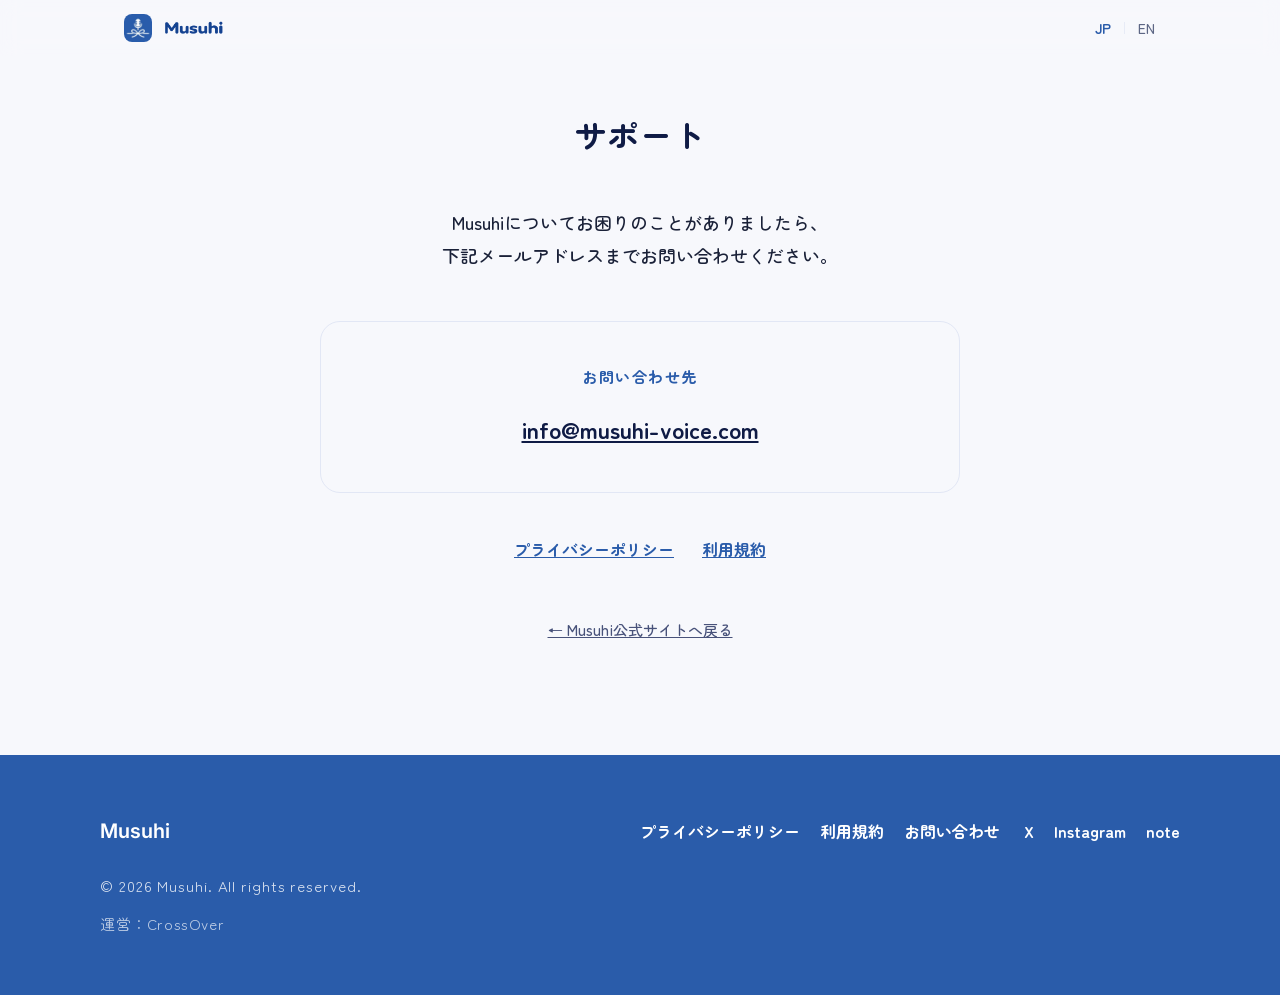
<file: support.html>
<!DOCTYPE html>
<html lang="ja">
<head>
  <meta charset="UTF-8">
  <meta name="viewport" content="width=device-width, initial-scale=1.0">
  <title data-i18n="support.metaTitle">サポート | Musuhi</title>
  <meta name="description" content="Musuhiのサポート窓口です。お困りのことがありましたら、メールにてお問い合わせください。" data-i18n-attr="content:support.metaDescription">
  <link rel="canonical" href="https://musuhi-voice.github.io/Musuhi-web-site/support.html">
  <link rel="icon" type="image/svg+xml" href="assets/img/favicon.svg">

  <link rel="preconnect" href="https://fonts.googleapis.com">
  <link rel="preconnect" href="https://fonts.gstatic.com" crossorigin>
  <link href="https://fonts.googleapis.com/css2?family=Inter:wght@400;500;600&family=Zen+Kaku+Gothic+New:wght@400;500;700&family=Zen+Maru+Gothic:wght@500;700&display=swap" rel="stylesheet">
  <link rel="stylesheet" href="assets/css/style.css">
</head>
<body>

<header class="site-header" id="site-header">
  <div class="site-header__inner site-header__inner--right">
    <a class="site-header__logo" href="index.html">
      <img class="site-header__icon" src="assets/img/app-icon.webp" alt="" width="128" height="128">
      <img class="site-header__wordmark" src="assets/img/wordmark.webp" alt="Musuhi" width="480" height="160">
    </a>
    <div class="lang-toggle" role="group" aria-label="Language switch / 言語切替">
      <button type="button" class="lang-toggle__btn" data-lang="ja" aria-label="日本語に切り替える">JP</button>
      <span class="lang-toggle__sep" aria-hidden="true">｜</span>
      <button type="button" class="lang-toggle__btn" data-lang="en" aria-label="Switch language to English">EN</button>
    </div>
  </div>
</header>

<main>
  <section class="section support-page">
    <div class="section__inner support-page__inner">
      <h1 class="section__title" data-i18n="support.title">サポート</h1>
      <p class="support-page__lead" data-i18n-html="support.lead">Musuhiについてお困りのことが<br class="br-sp">ありましたら、<br>下記メールアドレスまで<br class="br-sp">お問い合わせください。</p>

      <div class="support-page__contact">
        <p class="support-page__contact-label" data-i18n="support.contactLabel">お問い合わせ先</p>
        <a class="support-page__contact-email" href="mailto:info@musuhi-voice.com">info@musuhi-voice.com</a>
      </div>

      <div class="support-page__legal">
        <a href="https://continuous-cattle-c49.notion.site/Musuhi-3d0a24bc388980d7ab1cd5ecba7b39ce" data-i18n="support.legalPrivacy" target="_blank" rel="noopener noreferrer">プライバシーポリシー</a>
        <a href="https://continuous-cattle-c49.notion.site/Musuhi-398a24bc3889808eb4f2f0b8d73727ff" data-i18n="support.legalTerms" target="_blank" rel="noopener noreferrer">利用規約</a>
      </div>

      <a class="support-page__back" href="index.html" data-i18n="support.back">← Musuhi公式サイトへ戻る</a>
    </div>
  </section>
</main>

<footer class="site-footer">
  <div class="site-footer__inner">
    <p class="site-footer__logo">Musuhi</p>
    <nav class="site-footer__nav" aria-label="フッターメニュー">
      <a href="https://continuous-cattle-c49.notion.site/Musuhi-3d0a24bc388980d7ab1cd5ecba7b39ce" data-i18n="footer.privacy" target="_blank" rel="noopener noreferrer">プライバシーポリシー</a>
      <a href="https://continuous-cattle-c49.notion.site/Musuhi-398a24bc3889808eb4f2f0b8d73727ff" data-i18n="footer.terms" target="_blank" rel="noopener noreferrer">利用規約</a>
      <a href="mailto:info@musuhi-voice.com" data-i18n="footer.contact">お問い合わせ</a>
    </nav>
    <nav class="site-footer__social" aria-label="SNS">
      <a href="https://x.com/Musuhi_voicemsg" target="_blank" rel="noopener noreferrer">X</a>
      <a href="https://www.instagram.com/musuhi.voice/" target="_blank" rel="noopener noreferrer">Instagram</a>
      <a href="https://note.com/voicemessagegift" target="_blank" rel="noopener noreferrer">note</a>
    </nav>
    <p class="site-footer__copy" lang="en">© 2026 Musuhi. All rights reserved.</p>
    <p class="site-footer__org" data-i18n="footer.org">運営：CrossOver</p>
  </div>
</footer>

<script src="assets/js/main.js" defer></script>
</body>
</html>
</file>
<file: assets/css/style.css>
/* ==========================================================================
   Musuhi ランディングページ
   カラーとタイポグラフィのトークンは :root にまとめる。
   命名は BEM（block__element--modifier）。
   ========================================================================== */

:root {
  /* 色 — アプリの水引ブランドに由来 */
  --ruri: #2A5CAA;        /* 瑠璃 — 水引の青。主役（Nativeアプリと統一したブランドカラー） */
  --ruri-deep: #20457F;   /* 紺瑠璃 — hover・強調（--ruriを暗くした色に追従） */
  --yoru: #0f1b45;        /* 夜 — ストーリーセクションの背景 */
  --ink: #1a2138;         /* 墨 — 本文 */
  --mist: #5d6785;        /* 霞 — 補足テキスト */
  --mist-deep: #48527a;   /* 霞よりわずかに濃い — Heroタグライン用 */
  --kasumi: #e2e7f5;      /* 薄霞 — 罫線・淡い面 */
  --hakuji: #f7f8fc;      /* 白磁 — ページ背景 */
  --shiro: #ffffff;
  --kin: #c4a45f;         /* 金 — 水引の金。ごく少量の差し色 */

  /* 書体 */
  --font-heading: "Zen Kaku Gothic New", "Meiryo", "Hiragino Kaku Gothic ProN", sans-serif;
  --font-gothic: "Zen Kaku Gothic New", "Meiryo", "Hiragino Kaku Gothic ProN", sans-serif;
  --font-latin: "Inter", sans-serif;
  --font-hero: "Zen Maru Gothic", "Zen Kaku Gothic New", "Hiragino Kaku Gothic ProN", sans-serif; /* Heroのみで使用 */

  --max-width: 1080px;

  /* Typography階層（PCを基準。各セクションはこの階層に沿ってサイズ・ウェイト・色を揃える） */
  --fs-hero: clamp(30px, 3.2vw, 42px);       /* Heroメインタイトル */
  --fs-title: clamp(28px, 2.5vw, 36px);      /* 通常セクションタイトル */
  --fs-subtitle: clamp(20px, 1.8vw, 24px);   /* 小見出し / セクション内タイトル */
  --fs-app-copy: 20px;                        /* アプリ画面上の2行コピー */
  --fs-body: 18px;                            /* 通常本文 */
  --fs-card-body: 17px;                       /* カード本文 */
  --fs-eyebrow: 15px;                         /* eyebrow */
  --fs-secondary: 15px;                       /* 補助文・タグライン・Footer secondary */

  --fw-heading: 700;
  --fw-body: 500;

  --lh-hero: 1.45;
  --lh-title: 1.5;
  --lh-card-title: 1.5;
  --lh-body: 1.85;
  --lh-secondary: 1.7;

  /* Hero専用Typography（ファーストビューのため通常セクションの本文階層とは別体系） */
  --fs-hero-lead: 22px;      /* Hero本文（PC） */
  --fs-hero-tagline: 19px;   /* Heroタグライン x2（PC・同一サイズ） */
  --lh-hero-lead: 1.8;
}

* { margin: 0; padding: 0; box-sizing: border-box; }

html { scroll-behavior: smooth; }

html { overflow-x: clip; }

body {
  font-family: var(--font-gothic);
  font-size: 16px;
  line-height: 2;
  color: var(--ink);
  background: var(--hakuji);
  -webkit-font-smoothing: antialiased;
  overflow-x: hidden;
}

img, svg { max-width: 100%; height: auto; }

a { color: var(--ruri); }

:focus-visible {
  outline: 2px solid var(--ruri);
  outline-offset: 3px;
  border-radius: 2px;
}

.br-sp { display: none; }
.br-tab { display: none; } /* Hero本文専用: Tablet/Mobile幅（≤900px）でのみ有効化し、孤立行を防ぐ */

/* --------------------------------------------------------------------------
   ボタン
   -------------------------------------------------------------------------- */
.btn {
  display: inline-flex;
  flex-direction: column;
  align-items: center;
  justify-content: center;
  flex-shrink: 0;
  gap: 2px;
  padding: 16px 36px;
  border-radius: 999px;
  font-family: var(--font-hero);
  font-weight: 700;
  font-size: 16px;
  line-height: 1.5;
  white-space: nowrap;
  text-decoration: none;
  transition: transform 0.2s ease, box-shadow 0.2s ease, background-color 0.2s ease, color 0.2s ease;
}

.btn__note {
  font-size: 11px;
  font-weight: 500;
  letter-spacing: 0.08em;
  opacity: 0.8;
}

.btn--primary {
  background: var(--ruri);
  color: var(--shiro);
  box-shadow: 0 8px 24px rgba(42, 92, 170, 0.28);
}

.btn--primary:hover {
  background: var(--ruri-deep);
  transform: translateY(-2px);
  box-shadow: 0 12px 28px rgba(42, 92, 170, 0.34);
}

.btn--outline {
  border: 2px solid var(--ruri);
  color: var(--ruri);
  background: var(--shiro);
  padding: 12px 28px;
}

.btn--outline:hover { background: var(--ruri); color: var(--shiro); }

.btn--small { padding: 10px 22px; font-size: 14px; box-shadow: none; }

.btn--large { padding: 20px 52px; font-size: 18px; }

/* Final CTA: 狭幅で右端が切れないよう左右paddingのみ縮小（font-sizeは不変）。ENは収まらない幅でのみ折り返す */
@media (max-width: 480px) {
  .btn--large { padding-left: 28px; padding-right: 28px; max-width: 100%; }
  html:lang(en) .btn--large { white-space: normal; text-wrap: balance; text-align: center; }
}
@media (max-width: 360px) {
  .btn--large { padding-left: 16px; padding-right: 16px; }
}

/* --------------------------------------------------------------------------
   ヘッダー
   -------------------------------------------------------------------------- */
.site-header {
  position: fixed;
  inset: 0 0 auto 0;
  z-index: 100;
  background: rgba(247, 248, 252, 0.88);
  backdrop-filter: blur(10px);
  -webkit-backdrop-filter: blur(10px);
  transition: box-shadow 0.3s ease;
}

.site-header.is-scrolled { box-shadow: 0 1px 0 var(--kasumi), 0 6px 20px rgba(18, 42, 110, 0.06); }

.site-header__inner {
  max-width: var(--max-width);
  margin: 0 auto;
  padding: 14px 24px;
  display: flex;
  align-items: center;
  gap: 32px;
}

.site-header__logo {
  display: flex;
  align-items: center;
  gap: 9px;
  text-decoration: none;
  flex-shrink: 0;
}

.site-header__icon {
  display: block;
  width: 28px;
  height: 28px;
  border-radius: 8px;
  flex-shrink: 0;
}

.site-header__wordmark {
  display: block;
  height: 22px;
  width: auto;
}

.site-header__nav {
  display: flex;
  gap: 24px;
  margin-left: auto;
}

.site-header__nav a {
  font-family: var(--font-hero);
  font-size: 15px;
  font-weight: 600;
  color: var(--ink);
  text-decoration: none;
  white-space: nowrap;
}

.site-header__nav a:hover { color: var(--ruri); }

.site-header .btn--small { font-size: 15px; }

.site-header__stores { display: flex; align-items: center; gap: 8px; flex-shrink: 0; }
.site-header__stores .btn--small { min-height: 44px; }

/* 言語切替（JP｜EN）。ナビと同じ余白リズムに合わせつつ、CTAより一段控えめな重み */
.lang-toggle {
  display: flex;
  align-items: center;
  gap: 6px;
  flex-shrink: 0;
}

/* Header nav（margin-left:auto）が無い画面（例: support.html）でも右寄せされるように */
.site-header__inner--right .lang-toggle { margin-left: auto; }

.lang-toggle__btn {
  background: none;
  border: none;
  padding: 4px 1px;
  font-family: var(--font-hero);
  font-size: 14px;
  font-weight: 500;
  color: var(--mist);
  cursor: pointer;
  line-height: 1;
  transition: color 0.2s ease;
}

.lang-toggle__btn:hover { color: var(--ink); }

.lang-toggle__btn[aria-current="true"] {
  color: var(--ruri);
  font-weight: 700;
}

.lang-toggle__btn[aria-current="true"]:hover { color: var(--ruri); }

.lang-toggle__sep {
  color: var(--kasumi);
  font-size: 13px;
}

/* --------------------------------------------------------------------------
   ヒーロー — 横書きのメインコピーと、波形が結びになるコード
   -------------------------------------------------------------------------- */
.hero {
  padding: 150px 24px 0;
  background:
    radial-gradient(ellipse 900px 500px at 85% -10%, rgba(42, 92, 170, 0.07), transparent),
    var(--hakuji);
}

.hero__inner {
  max-width: 960px;
  margin: 0 auto;
  text-align: center;
}

.hero__title {
  font-family: var(--font-hero);
  font-weight: var(--fw-heading);
  font-size: var(--fs-hero);
  line-height: var(--lh-hero);
  letter-spacing: 0.02em;
  color: var(--yoru);
  max-width: 820px;
  margin: 0 auto 32px;
}

.hero__title-accent { color: var(--ruri); white-space: nowrap; }

.hero__lead {
  font-family: var(--font-hero);
  font-weight: var(--fw-body);
  font-size: var(--fs-hero-lead);
  line-height: var(--lh-hero-lead);
  color: var(--ink);
  max-width: 960px;
  margin: 0 auto 32px;
}

.hero__jingle {
  font-family: var(--font-hero);
  font-size: var(--fs-hero-tagline);
  font-weight: 600;
  letter-spacing: 0.02em;
  color: var(--ruri);
  margin: 0 0 12px;
}

.hero__tagline {
  font-family: var(--font-hero);
  font-size: var(--fs-hero-tagline);
  font-weight: 600;
  letter-spacing: 0.16em;
  color: var(--ruri);
  text-transform: uppercase;
}

.hero__cord { padding: 52px 0 24px; text-align: center; }

.hero__cord svg { display: block; width: 100%; height: auto; }

.cord__strand {
  stroke: var(--ruri);
  stroke-width: 2.4;
  stroke-linecap: round;
}

.cord__strand--mid { stroke: var(--kin); }

/* --------------------------------------------------------------------------
   セクション共通
   -------------------------------------------------------------------------- */
.section { padding: 110px 24px; }

.section__inner { max-width: var(--max-width); margin: 0 auto; }

.section__eyebrow {
  font-family: var(--font-hero);
  font-size: var(--fs-eyebrow);
  font-weight: var(--fw-heading);
  letter-spacing: 0.22em;
  color: var(--ruri);
  margin-bottom: 18px;
}

.section__eyebrow::before {
  content: "";
  display: inline-block;
  width: 34px;
  height: 5px;
  margin-right: 14px;
  vertical-align: middle;
  background: repeating-linear-gradient(
    to bottom,
    currentColor 0, currentColor 1px,
    transparent 1px, transparent 2px
  ); /* 水引5本を思わせる細い横線 */
}

.section__title {
  font-family: var(--font-hero);
  font-weight: var(--fw-heading);
  font-size: var(--fs-title);
  line-height: var(--lh-title);
  letter-spacing: 0.02em;
  color: var(--yoru);
  text-align: center;
  margin-bottom: 48px;
}

/* --------------------------------------------------------------------------
   Brand Story（Why Now / Philosophy / Voice Album / Weekly Reflection /
   Connection / Vision）— 「章」として読ませる共通構造
   既存のTypography・色トークンのみを使用し、新しい色・大量のpx値は追加しない。
   -------------------------------------------------------------------------- */
.ph { display: inline-block; } /* 日本語タイトルの句単位改行（句の途中で折り返さない） */

.ln { display: block; text-wrap: balance; } /* 原稿の1行=1ブロック。幅が足りなくても各行が均等に折り返され、孤立行を作らない */

.chapter__inner { text-align: center; }

/* 日本語を文節単位で折り返す（対応ブラウザのみ。非対応でも通常の折り返しにフォールバック）。
   狭い画面で「つなが/り」のような単語途中の改行を減らし、読みやすさを保つ */
.chapter { word-break: auto-phrase; }

.chapter--white { background: var(--shiro); }

.chapter__icon {
  width: 76px;
  height: 76px;
  border-radius: 50%;
  background: var(--ruri);
  display: grid;
  place-items: center;
  margin: 0 auto 24px;
}

.chapter__icon svg {
  width: 40px;
  height: 40px;
  stroke: var(--shiro);
  stroke-width: 2.8;
  stroke-linecap: round;
  stroke-linejoin: round;
}

.chapter__icon--fill svg { stroke: none; width: 54px; height: 54px; } /* Nativeのfill系シンボル（photo / gift 等）を再現したSVG。線アイコン用の白stroke指定を打ち消す */

.chapter__icon img { display: block; width: 40px; height: auto; } /* Weekly Reflection: Native Garden brand asset（単色白シルエット） */

.chapter__eyebrow { text-align: center; margin-bottom: 14px; }

.chapter__title {
  max-width: 980px;
  margin: 0 auto 44px;
  text-wrap: balance;
}

.chapter__body { max-width: 780px; margin: 0 auto; }

.chapter__text {
  font-family: var(--font-hero);
  font-weight: var(--fw-body);
  font-size: var(--fs-body);
  line-height: var(--lh-body);
  color: var(--ink);
  margin: 0 0 28px;
  text-wrap: balance;
}

.chapter__text--lead { margin-bottom: 8px; } /* 直後の強調文と一続きに読ませる */

.chapter__em {
  font-family: var(--font-hero);
  font-weight: var(--fw-heading);
  font-size: var(--fs-app-copy);
  line-height: 1.9;
  color: var(--yoru);
  margin: 0 0 28px;
  text-wrap: balance;
}

.chapter__em--lead { margin-bottom: 8px; }

.chapter__body > :last-child { margin-bottom: 0; }

/* 言語によって不要になる段落（JPとENで段落の切り方が異なる箇所）は非表示 */
.chapter__text:empty,
.chapter__em:empty { display: none; }

.chapter__closing {
  font-family: var(--font-hero);
  font-weight: var(--fw-heading);
  font-size: var(--fs-subtitle);
  line-height: 1.9;
  letter-spacing: 0.02em;
  color: var(--yoru);
  max-width: 780px;
  margin: 56px auto 0;
  text-wrap: balance;
}

/* 水引5本を思わせる細い横線（eyebrowと同じモチーフ）で、締めのコピーを静かに区切る */
.chapter__closing::before,
.chapter__endings::before {
  content: "";
  display: block;
  width: 34px;
  height: 5px;
  margin: 0 auto 28px;
  background: repeating-linear-gradient(
    to bottom,
    var(--ruri) 0, var(--ruri) 1px,
    transparent 1px, transparent 2px
  );
}

/* 旧「Musuhiができること」Closingの表現を再利用（水引区切りなし・やや大きめ・Musuhiのみ瑠璃色） */
.chapter__closing--brand {
  font-size: clamp(18px, 2.4vw, 24px);
  line-height: 2.2;
  letter-spacing: 0.04em;
  margin-top: 56px;
}

.chapter__closing--brand::before { display: none; }

.chapter__brand-accent { color: var(--ruri); }

.chapter__grid {
  display: grid;
  grid-template-columns: 1fr 1fr;
  gap: 28px;
  margin-top: 44px;
  text-align: left;
}

.chapter__block {
  background: var(--shiro);
  border: 1px solid var(--kasumi);
  border-top: 3px solid var(--ruri);
  border-radius: 16px;
  padding: 36px;
}

.chapter--white .chapter__block { background: var(--hakuji); } /* 白背景のsection上では白磁のカード */

.chapter__block-title {
  font-family: var(--font-hero);
  font-size: var(--fs-subtitle);
  font-weight: var(--fw-heading);
  line-height: var(--lh-card-title);
  letter-spacing: 0.06em;
  color: var(--yoru);
  margin-bottom: 14px;
}

.chapter__block-head {
  display: flex;
  align-items: center;
  gap: 12px;
  margin-bottom: 16px;
}

.chapter__block-icon {
  flex-shrink: 0;
  width: 40px;
  height: 40px;
  border-radius: 50%;
  background: var(--ruri);
  display: grid;
  place-items: center;
}

.chapter__block-icon svg { width: 30px; height: 30px; }

.chapter__block-label {
  font-family: var(--font-hero);
  font-size: var(--fs-eyebrow);
  font-weight: var(--fw-heading);
  letter-spacing: 0.14em;
  color: var(--ruri);
  margin-bottom: 14px;
}

.chapter__block-head .chapter__block-label { margin-bottom: 0; }

/* Voice Bookのユースケース（補助情報。小さなタグ） */
.chapter__chips {
  display: flex;
  flex-wrap: wrap;
  gap: 8px;
  list-style: none;
  margin-top: 20px;
}

.chapter__chip {
  font-family: var(--font-hero);
  font-size: var(--fs-secondary);
  font-weight: 600;
  line-height: 1.6;
  letter-spacing: 0.04em;
  color: var(--ruri);
  background: var(--shiro);
  border: 1px solid var(--kasumi);
  border-radius: 999px;
  padding: 4px 14px;
}

/* --------------------------------------------------------------------------
   Brand Story — 追加ビジュアル（Why Now / Voice Album / Weekly Reflection）
   本文の合間に「呼吸」をつくるための写真・コラージュ表現。
   App Experienceのアプリ画面とは役割を分け、ここでは世界観を伝える写真のみを使う。
   -------------------------------------------------------------------------- */

/* Why Now: 本文幅（780px）より少し広いが、ページ横幅いっぱいには見えないサイズ感。
   ポラロイド1枚1枚をじっくり眺められるよう、左右に十分な余白を残す。
   crop禁止のため width:100%/height:auto で全体を必ず表示する */
.chapter__visual {
  max-width: 960px;
  margin: 48px auto;
}

.chapter__visual img {
  display: block;
  width: 100%;
  height: auto;
  border-radius: 20px;
  box-shadow: 0 12px 32px rgba(15, 27, 69, 0.08);
}

/* Weekly Reflection: 本文幅の少し外まで広げつつ、Why Nowより一回り小さく中央に大きく見せる
   （説明文 → Visual → AI思想、という一本の流れの中の視覚的ブレイク） */
.chapter__visual--weekly-reflection { max-width: 820px; }

/* Voice Album: Text + Visual の2カラム。
   intro（導入）→ visual → rest（残り本文）というDOM順のまま、
   PCではgridで「文章は1カラムに縦積み、Visualはその隣に通しで配置」する。
   Mobileはgridを解除し、DOM順（intro→visual→rest）のまま自然に積む。 */
.chapter__split {
  display: grid;
  grid-template-columns: 1.2fr 1fr;
  column-gap: 48px;
  align-items: center;
  text-align: left;
  margin-top: 44px;
}

/* .chapter__bodyの margin:0 auto / max-width:780px はセンター1カラム用の指定のため、
   grid内では解除する（auto marginが残るとgridアイテムが縮小して中央寄せされ、
   短い段落だけが左右にずれて見えてしまう） */
.chapter__split > .chapter__body { margin: 0; max-width: none; }

.chapter__split > .chapter__body--intro { grid-column: 1; grid-row: 1; }
.chapter__split > .chapter__visual--split { grid-column: 2; grid-row: 1 / span 2; margin: 0; }
.chapter__split > .chapter__body--rest { grid-column: 1; grid-row: 2; }

.chapter__visual--split img {
  display: block;
  width: 100%;
  height: auto;
  border-radius: 20px;
  box-shadow: 0 12px 32px rgba(15, 27, 69, 0.08);
}

.chapter__block-text {
  font-family: var(--font-hero);
  font-weight: var(--fw-body);
  font-size: var(--fs-card-body);
  line-height: 1.8;
  color: var(--ink);
  margin-bottom: 16px;
  text-wrap: balance;
}

.chapter__block-text:last-child { margin-bottom: 0; }

.chapter__block-text--em {
  font-weight: var(--fw-heading);
  color: var(--yoru);
}

.chapter__block-text--lead { margin-bottom: 4px; } /* 直後の強調文へ一続きの文として読ませる */

/* Vision — 通常sectionより少し静かで余韻のある見せ方（既存ruriの淡いtintのみ） */
.vision { background: rgba(42, 92, 170, 0.05); }

.chapter__endings { max-width: 780px; margin: 64px auto 0; }

.chapter__ending {
  font-family: var(--font-hero);
  font-weight: var(--fw-heading);
  font-size: var(--fs-subtitle);
  line-height: 1.9;
  letter-spacing: 0.02em;
  color: var(--ruri);
  margin: 0 0 28px;
  text-wrap: balance;
}

.chapter__ending:last-child { margin-bottom: 0; }

/* --------------------------------------------------------------------------
   Why Now — ヒーロー直下。水引との間隔を詰め、次のPhilosophyと地続きで読ませる
   -------------------------------------------------------------------------- */
.why-now { padding-top: 40px; padding-bottom: 70px; }

.philosophy { padding-top: 70px; } /* Why Nowと同じ背景色のため、余白を二重にしない */

/* --------------------------------------------------------------------------
   Why Musuhi
   Hero でFIXしたフォント方針（Zen Maru Gothic・#2A5CAA）に合わせる。
   他セクションが使う .section__title 等の共有クラスは上書きせず、
   .why 配下にのみスコープして影響範囲を限定する。
   -------------------------------------------------------------------------- */
.why { padding-bottom: 70px; } /* 直後のアプリ体験と同じ背景色のため、余白を二重にしない */

.why .section__title { margin-bottom: 20px; }

.why__statement {
  font-family: var(--font-hero);
  font-weight: var(--fw-heading);
  font-size: var(--fs-subtitle);
  line-height: var(--lh-title);
  color: var(--yoru);
  text-align: center;
  margin: 0 auto 48px;
}

.problem__grid {
  display: grid;
  grid-template-columns: 1fr 1fr;
  gap: 28px;
  margin-bottom: 48px;
}

.problem__col {
  background: var(--shiro);
  border: 1px solid var(--kasumi);
  border-top: 3px solid var(--ruri);
  border-radius: 16px;
  padding: 36px;
}

.problem__col--missing {
  background: rgba(42, 92, 170, 0.03);
  border: 1px dashed rgba(42, 92, 170, 0.4);
}

.problem__label {
  display: flex;
  align-items: center;
  gap: 8px;
  font-family: var(--font-hero);
  font-size: 13px;
  font-weight: 700;
  letter-spacing: 0.14em;
  color: var(--mist-deep);
  margin-bottom: 14px;
}

.problem__label::before {
  content: "";
  flex-shrink: 0;
  width: 8px;
  height: 8px;
  border-radius: 50%;
  background: var(--ruri); /* 残るもの: 塗りつぶしの点＝確かにある */
}

.problem__col--missing .problem__label { color: var(--ruri); }

.problem__col--missing .problem__label::before {
  background: transparent;
  border: 1.5px solid var(--ruri); /* 残りにくいもの: 輪郭だけの点＝儚さ */
}

.problem__text {
  font-family: var(--font-hero);
  font-weight: var(--fw-body);
  font-size: var(--fs-card-body);
  line-height: 1.8;
  color: var(--ink);
  text-wrap: pretty; /* 最終行に1語だけ残る折り返し（例: 「lose.」）を避ける。文言・サイズは不変 */
}

.problem__text strong { color: var(--ruri); font-weight: 700; }

.why__voice {
  font-family: var(--font-hero);
  font-weight: var(--fw-body);
  font-size: var(--fs-body);
  line-height: var(--lh-body);
  color: var(--ink);
  text-align: center;
  max-width: 800px;
  margin: 56px auto 40px;
}

.problem__closing {
  font-family: var(--font-hero);
  font-weight: 700;
  font-size: clamp(16px, 1.6vw, 20px);
  line-height: 1.8;
  letter-spacing: 0.02em;
  color: var(--yoru);
  text-align: center;
  max-width: 960px;
  margin: 0 auto;
}

.why__accent { color: var(--ruri); white-space: nowrap; }

/* --------------------------------------------------------------------------
   Musuhiの原点 — 白磁の余白の中で、静かにカセットを聞き返す時間
   -------------------------------------------------------------------------- */
.story {
  background: var(--hakuji);
  color: var(--ink);
  padding: 130px 24px;
}

.story__title { margin-bottom: 56px; }

.story__body {
  display: grid;
  grid-template-columns: 400px 1fr;
  gap: 56px;
  align-items: start;
}

.story__cassette-frame { position: relative; }

.story__cassette-frame img {
  display: block;
  width: 100%;
  height: auto;
}

.story__cassette-label {
  position: absolute;
  left: 13%;
  right: 14%;
  top: 17.5%;
  text-align: center;
  font-family: var(--font-hero);
  font-weight: 500;
  letter-spacing: 0.1em;
  color: #3a2f22; /* ラベルに書かれたインクを思わせる暖色の濃色 */
  font-size: 16px;
}

.story__text {
  font-family: var(--font-hero);
}

.story__text p {
  font-weight: var(--fw-body);
  font-size: var(--fs-body);
  line-height: var(--lh-body);
  color: var(--ink);
  margin-bottom: 24px;
}

.story__quote {
  font-family: var(--font-hero);
  font-weight: 700;
  font-size: clamp(18px, 2.2vw, 24px);
  line-height: 1.9;
  letter-spacing: 0.02em;
  color: var(--yoru);
  border-left: 3px solid var(--kin);
  padding: 8px 0 8px 28px;
  margin: 36px 0;
}

.story__quote p { margin-bottom: 12px; }
.story__quote p:last-child { margin-bottom: 0; }

.story__origin {
  font-family: var(--font-hero);
  font-weight: 700;
  font-size: 20px;
  letter-spacing: 0.06em;
  color: var(--ruri);
}

.story__signature {
  text-align: right;
  font-family: var(--font-hero);
  font-weight: 500;
  font-size: 14px;
  letter-spacing: 0.2em;
  color: var(--mist-deep);
  margin-top: 40px;
}

/* --------------------------------------------------------------------------
   Musuhiのアプリ体験 — 端末フレーム付きで実際の画面を見せる
   -------------------------------------------------------------------------- */
.app-experience { background: var(--hakuji); }

.app-experience__eyebrow {
  font-family: var(--font-hero);
  font-size: var(--fs-title);
  font-weight: var(--fw-heading);
  letter-spacing: 0.04em;
  color: var(--yoru);
  text-align: center;
  margin-bottom: 56px;
}

.app-experience__eyebrow::before { vertical-align: middle; }

.app-experience__grid {
  display: flex;
  flex-wrap: wrap;
  justify-content: center;
  align-items: flex-start;
  gap: 40px 28px;
}

.app-experience__item {
  display: flex;
  flex-direction: column;
  align-items: center;
  flex: 0 0 300px; /* メイン・補足とも同じ幅で統一し、サイズ感を揃える */
  max-width: 300px;
}

.app-experience__icon {
  flex-shrink: 0;
  display: grid;
  place-items: center;
  width: 52px;
  height: 52px;
  border-radius: 50%;
  background: var(--ruri);
  margin-bottom: 16px;
}

.app-experience__icon svg {
  width: 26px;
  height: 26px;
}

.app-experience__icon--mark {
  background: none;
  width: 56px;
  height: auto;
}

.app-experience__icon--leaf { padding: 13px; box-sizing: border-box; }

.app-experience__copy {
  font-family: var(--font-hero);
  font-weight: var(--fw-heading);
  font-size: var(--fs-app-copy);
  line-height: 1.5;
  color: var(--yoru);
  text-align: center;
  margin-bottom: 20px;
}

.app-experience__phone {
  width: 100%;
  background: var(--yoru);
  border-radius: 26px;
  padding: 8px;
  box-shadow: 0 12px 28px rgba(15, 27, 69, 0.12);
}

.app-experience__screen {
  aspect-ratio: 17 / 30; /* 7枚共通の外枠比率。中身はcontainで収め、無理なcropを避ける */
  border-radius: 18px;
  overflow: hidden;
  background: var(--shiro);
  display: flex;
  align-items: center;
  justify-content: center;
}

.app-experience__screen img {
  display: block;
  width: 100%;
  height: 100%;
  object-fit: contain;
}

.app-experience__more {
  max-width: 640px;
  margin: 96px auto 48px;
  text-align: center;
}

.app-experience__more-eyebrow {
  font-family: var(--font-hero);
  font-size: var(--fs-subtitle);
  font-weight: var(--fw-heading);
  letter-spacing: 0.04em;
  color: var(--ruri);
  margin-bottom: 14px;
}

.app-experience__more-lead {
  font-family: var(--font-hero);
  font-weight: var(--fw-body);
  font-size: var(--fs-body);
  line-height: var(--lh-body);
  color: var(--ink);
}

/* --------------------------------------------------------------------------
   最終CTA — 結びが完成する場所
   -------------------------------------------------------------------------- */
.cta-final {
  padding: 100px 24px 120px; /* 直前のVision（淡い背景）からの自然な接続のため上余白のみ調整 */
  text-align: center;
  background:
    radial-gradient(ellipse 800px 400px at 50% 120%, rgba(42, 92, 170, 0.08), transparent),
    var(--hakuji);
}

.cta-final__bow { margin-bottom: 32px; }

.cta-final__bow svg { width: 220px; height: auto; }

.bow__strand {
  stroke: var(--ruri);
  stroke-width: 3;
  stroke-linecap: round;
}

.bow__knot { fill: var(--kin); }

.cta-final__title {
  font-family: var(--font-hero);
  font-weight: var(--fw-heading);
  color: var(--yoru);
  font-size: var(--fs-title);
  line-height: var(--lh-title);
  letter-spacing: 0.02em;
  margin-bottom: 28px;
}

.cta-final__list {
  font-family: var(--font-hero);
  font-weight: var(--fw-body);
  font-size: var(--fs-secondary);
  letter-spacing: 0.1em;
  color: var(--mist-deep);
  margin-bottom: 28px;
}

.cta-final__lead {
  font-family: var(--font-hero);
  font-weight: var(--fw-body);
  font-size: var(--fs-body);
  line-height: var(--lh-body);
  color: var(--ink);
  max-width: 620px;
  margin: 0 auto 44px;
}

/* 公式ストアバッジ: 比率・色は変更せず高さのみ指定。Google PlayのPNGは余白込みのため、可視部がApple SVGと揃う高さに換算 */
.store-badges {
  --badge-h: 48px;
  display: flex;
  flex-wrap: wrap;
  justify-content: center;
  align-items: center;
  gap: 8px 12px;
}

.cta-final__action { margin-bottom: 56px; }

.store-badge { display: inline-flex; line-height: 0; border-radius: 8px; }

.store-badge img { display: block; width: auto; }

.store-badge--apple img { height: var(--badge-h); }

.store-badge--play img { height: calc(var(--badge-h) * 250 / 192); }

html:lang(en) .store-badge--play img { height: calc(var(--badge-h) * 250 / 168); }

@media (max-width: 480px) {
  .store-badges { --badge-h: 44px; }
}

.cta-final__brand {
  display: flex;
  flex-direction: column;
  align-items: center;
  gap: 16px;
  max-width: 480px;
  margin: 0 auto;
  padding-top: 40px;
  border-top: 1px solid var(--kasumi);
}

.cta-final__tagline {
  font-family: var(--font-hero);
  font-size: var(--fs-secondary);
  font-weight: var(--fw-body);
  letter-spacing: 0.16em;
  color: var(--mist-deep);
  text-transform: uppercase;
}

.cta-final__brandmark {
  display: flex;
  align-items: center;
  gap: 10px;
}

.cta-final__brandmark-icon {
  display: block;
  width: 32px;
  height: 32px;
  border-radius: 9px;
}

.cta-final__brandmark-word {
  display: block;
  height: 26px;
  width: auto;
}

.cta-final__brand-line {
  font-family: var(--font-hero);
  font-weight: var(--fw-body);
  font-size: var(--fs-secondary);
  color: var(--mist-deep);
  text-align: center;
}

/* --------------------------------------------------------------------------
   フッター
   -------------------------------------------------------------------------- */
.site-footer {
  background: var(--ruri);
  color: rgba(255, 255, 255, 0.82);
  font-family: var(--font-hero);
  padding: 56px 24px;
}

.site-footer__inner {
  max-width: var(--max-width);
  margin: 0 auto;
  display: flex;
  align-items: center;
  flex-wrap: wrap;
  gap: 20px 24px;
}

.site-footer__logo {
  font-family: var(--font-latin);
  font-weight: 600;
  font-size: 20px;
  color: var(--shiro);
}

.site-footer__nav,
.site-footer__social {
  display: flex;
  flex-wrap: wrap;
  gap: 20px;
}

.site-footer__nav { margin-left: auto; }

.site-footer__nav a,
.site-footer__social a {
  color: var(--shiro);
  font-size: 16px;
  font-weight: 600;
  text-decoration: none;
}

.site-footer__nav a:hover,
.site-footer__social a:hover { color: var(--kin); }

.site-footer__copy {
  width: 100%;
  font-size: var(--fs-secondary);
  letter-spacing: 0.06em;
  color: rgba(255, 255, 255, 0.82);
}

.site-footer__org {
  width: 100%;
  font-size: var(--fs-secondary);
  letter-spacing: 0.04em;
  color: rgba(255, 255, 255, 0.7);
  margin-top: -12px;
}

/* --------------------------------------------------------------------------
   サポートページ（support.html）— FAQ・フォームなしのミニマム構成
   -------------------------------------------------------------------------- */
.support-page__inner {
  max-width: 640px;
  text-align: center;
}

.support-page__lead {
  font-family: var(--font-hero);
  font-weight: var(--fw-body);
  font-size: var(--fs-body);
  line-height: var(--lh-body);
  color: var(--ink);
  margin-bottom: 48px;
}

.support-page__contact {
  background: var(--hakuji);
  border: 1px solid var(--kasumi);
  border-radius: 20px;
  padding: 40px 32px;
  margin-bottom: 40px;
}

.support-page__contact-label {
  font-family: var(--font-hero);
  font-size: var(--fs-eyebrow);
  font-weight: var(--fw-heading);
  color: var(--ruri);
  letter-spacing: 0.1em;
  margin-bottom: 14px;
}

.support-page__contact-email {
  font-family: var(--font-hero);
  font-size: var(--fs-subtitle);
  font-weight: var(--fw-heading);
  color: var(--yoru);
  word-break: break-all;
}

.support-page__legal {
  display: flex;
  justify-content: center;
  gap: 28px;
  flex-wrap: wrap;
  margin-bottom: 48px;
}

.support-page__legal a {
  font-family: var(--font-hero);
  font-size: 16px;
  font-weight: 600;
  color: var(--ruri);
}

.support-page__back {
  font-family: var(--font-hero);
  font-size: var(--fs-secondary);
  font-weight: var(--fw-body);
  color: var(--mist-deep);
}

/* --------------------------------------------------------------------------
   モーション
   -------------------------------------------------------------------------- */
.reveal {
  opacity: 0;
  transform: translateY(24px);
  transition: opacity 0.8s ease, transform 0.8s ease;
}

.reveal.is-visible { opacity: 1; transform: none; }

.draw-path.is-drawn { transition: stroke-dashoffset 2.6s ease-in-out; }

@media (prefers-reduced-motion: reduce) {
  html { scroll-behavior: auto; }
  .reveal { opacity: 1; transform: none; transition: none; }
  .btn, .site-header { transition: none; }
}

/* --------------------------------------------------------------------------
   レスポンシブ
   -------------------------------------------------------------------------- */
/* 英語表示のみ: Nav5項目（VISION追加後）が901〜1040pxでCTAを押し出さないよう、余白とNav文字を少し詰める */
@media (min-width: 901px) and (max-width: 1040px) {
  html[lang="en"] .site-header__inner { gap: 14px; }
  html[lang="en"] .site-header__nav { gap: 12px; }
  html[lang="en"] .site-header__nav a { font-size: 14px; }
}

@media (max-width: 900px) {
  .hero__title { font-size: clamp(24px, 3.6vw, 29px); max-width: 620px; }

  .hero__lead { font-size: 20px; max-width: 100%; }

  .br-tab { display: inline; }

  /* Nav文言＋言語切替＋CTAの合計幅がTablet幅を超えないよう調整 */
  .site-header__inner { gap: 10px; }

  .site-header__nav { gap: 10px; }

  .site-header__nav a { font-size: 13px; }

  .site-header .btn--small { font-size: 13px; padding: 10px 16px; }

  /* 言語切替トグル自体もTablet幅では少し詰める（JP/EN共通） */
  .lang-toggle { gap: 4px; }

  .lang-toggle__btn { font-size: 12px; }

  /* 英語表示時のみ: Nav文言が日本語より横幅を取るため、Tablet幅でHeaderが収まるよう追加で詰める */
  html[lang="en"] .site-header__inner { gap: 10px; }

  html[lang="en"] .site-header__nav { gap: 10px; }

  html[lang="en"] .site-header__nav a { font-size: 12px; }

  html[lang="en"] .site-header .btn--small { font-size: 12px; padding: 8px 12px; }

  .problem__grid,
  .chapter__grid { grid-template-columns: 1fr; }

  /* Voice Album / Weekly Reflection: gridを解除し、DOM順（intro→visual→rest）のまま
     Title/intro → Visual → 残り本文 の順で自然に積む */
  .chapter__split {
    display: block;
    text-align: center;
  }

  .chapter__visual--split { max-width: 460px; margin: 32px auto; }

  .story__body { grid-template-columns: 1fr; gap: 40px; }

  .story__cassette { max-width: 360px; margin: 0 auto; }
}

@media (max-width: 720px) {
  .br-sp { display: inline; }

  .site-header__nav { display: none; }

  /* nav非表示時はlogoを左、言語切替+CTAをまとめて右に寄せる */
  .site-header__inner { justify-content: flex-start; }

  .lang-toggle { margin-left: auto; }

  .hero { padding-top: 110px; }

  /* Mobile Typography Polish: 文字が続く圧迫感を和らげるため、本文・強調文・カード文を
     可読性を保てる範囲で少しだけコンパクトにする（通常本文は16px未満にしない） */
  .hero__title { font-size: clamp(25px, 6.8vw, 29px); line-height: 1.48; max-width: 100%; }

  .hero__lead { font-size: 16px; line-height: 1.7; max-width: 100%; }

  .hero__jingle, .hero__tagline { font-size: 16px; }

  .section { padding: 72px 20px; }

  /* Mobile Typography 最終調整: Section Titleは24px未満にしないため、
     fluid clampではなく単一値に固定する（既存トークン構造を崩さない範囲での最小限の追加） */
  .section__title { font-size: 22px; }

  .section__eyebrow { font-size: 14px; }

  /* Brand Story: Mobileでは同じ背景色の隣接sectionの余白を詰め、ページが間延びしないようにする */
  .why-now { padding-bottom: 48px; }

  .philosophy { padding-top: 48px; }

  .why { padding-bottom: 48px; }

  .chapter__title { margin-bottom: 28px; }

  .chapter__text { font-size: 16px; line-height: 1.75; margin-bottom: 22px; }

  .chapter__em { font-size: 17px; margin-bottom: 22px; }

  .chapter__text--lead, .chapter__em--lead { margin-bottom: 8px; }

  .chapter__closing { font-size: 17px; margin-top: 40px; }

  .chapter__endings { margin-top: 40px; }

  .chapter__ending { font-size: 17px; }

  .chapter__grid { gap: 20px; margin-top: 36px; }

  .chapter__block { padding: 24px 20px; }

  .chapter__block-text { font-size: 16px; line-height: 1.75; }

  /* Why Now: ポラロイドコラージュ周辺の余白をMobile向けに詰める（左右はsection paddingの20pxを利用） */
  .chapter__visual { margin: 36px auto; }

  /* Voice Album: Visualは画面幅の約88〜92%、大きすぎない上限を設定 */
  .chapter__visual--split { width: 90vw; max-width: 460px; margin: 28px auto; }

  /* Weekly Reflection: Visualは画面幅の約88〜92%、中央配置 */
  .chapter__visual--weekly-reflection { width: 90vw; max-width: 460px; margin: 28px auto; }

  .story { padding: 90px 20px; }

  .problem__col { padding: 28px 24px; }

  .app-experience__item { flex-basis: 100%; max-width: 320px; } /* Mobile: メイン・補足とも1列。狭い画面でも横幅がはみ出ないよう上限を調整 */

  .app-experience__eyebrow { font-size: clamp(24px, 6.5vw, 28px); }

  .app-experience__copy { font-size: 18px; }

  .app-experience__more-eyebrow { font-size: clamp(20px, 5.5vw, 22px); }

  .app-experience__more { margin: 64px auto 32px; }

  .cta-final { padding: 80px 20px 90px; }

  .cta-final__list { line-height: 2.4; }
}

/* Header: 2ストア導線が狭幅で切れないよう、ワードマークを隠しボタンを詰める（アイコンは残す） */
@media (max-width: 520px) {
  .site-header__wordmark { display: none; }
  .site-header__stores { gap: 6px; }
  .site-header .site-header__stores .btn--small,
  html[lang="en"] .site-header .site-header__stores .btn--small { font-size: 12px; padding: 8px 12px; }
  .site-header__inner { gap: 8px; }
}
</file>
